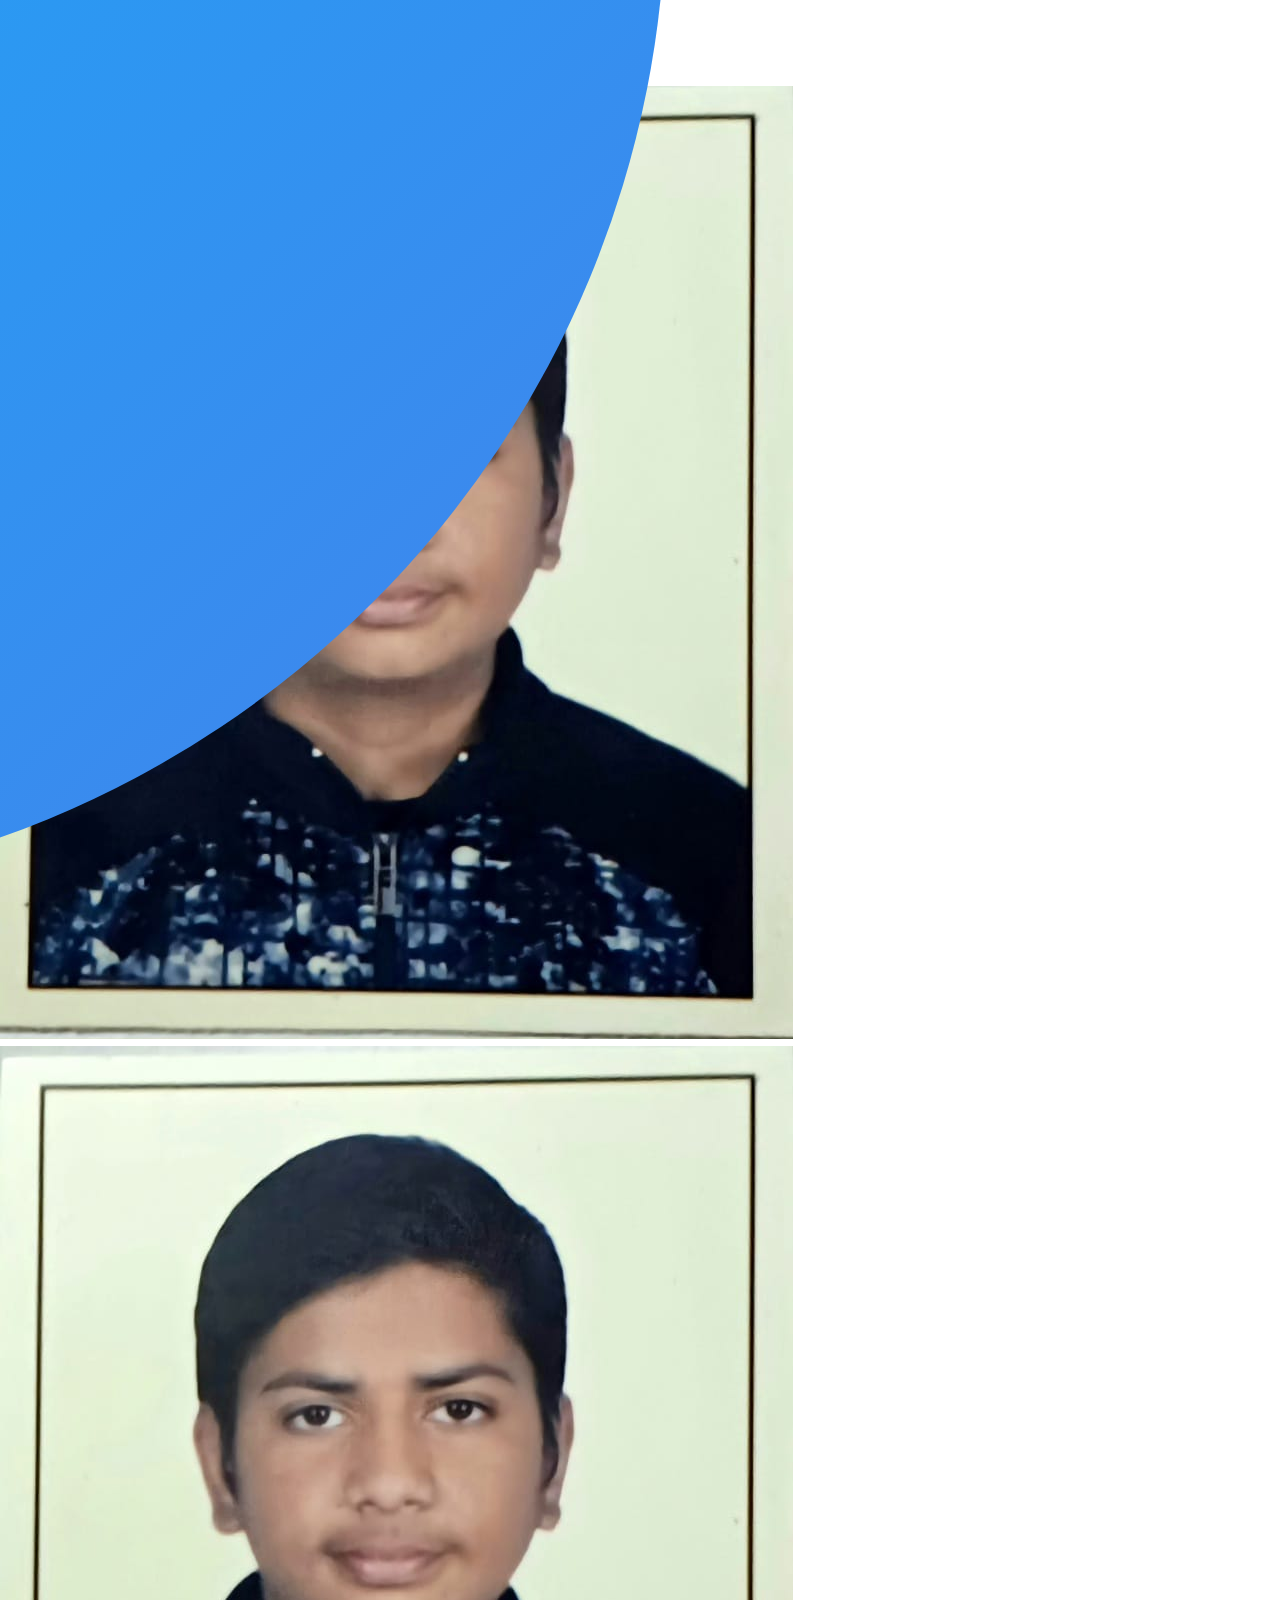
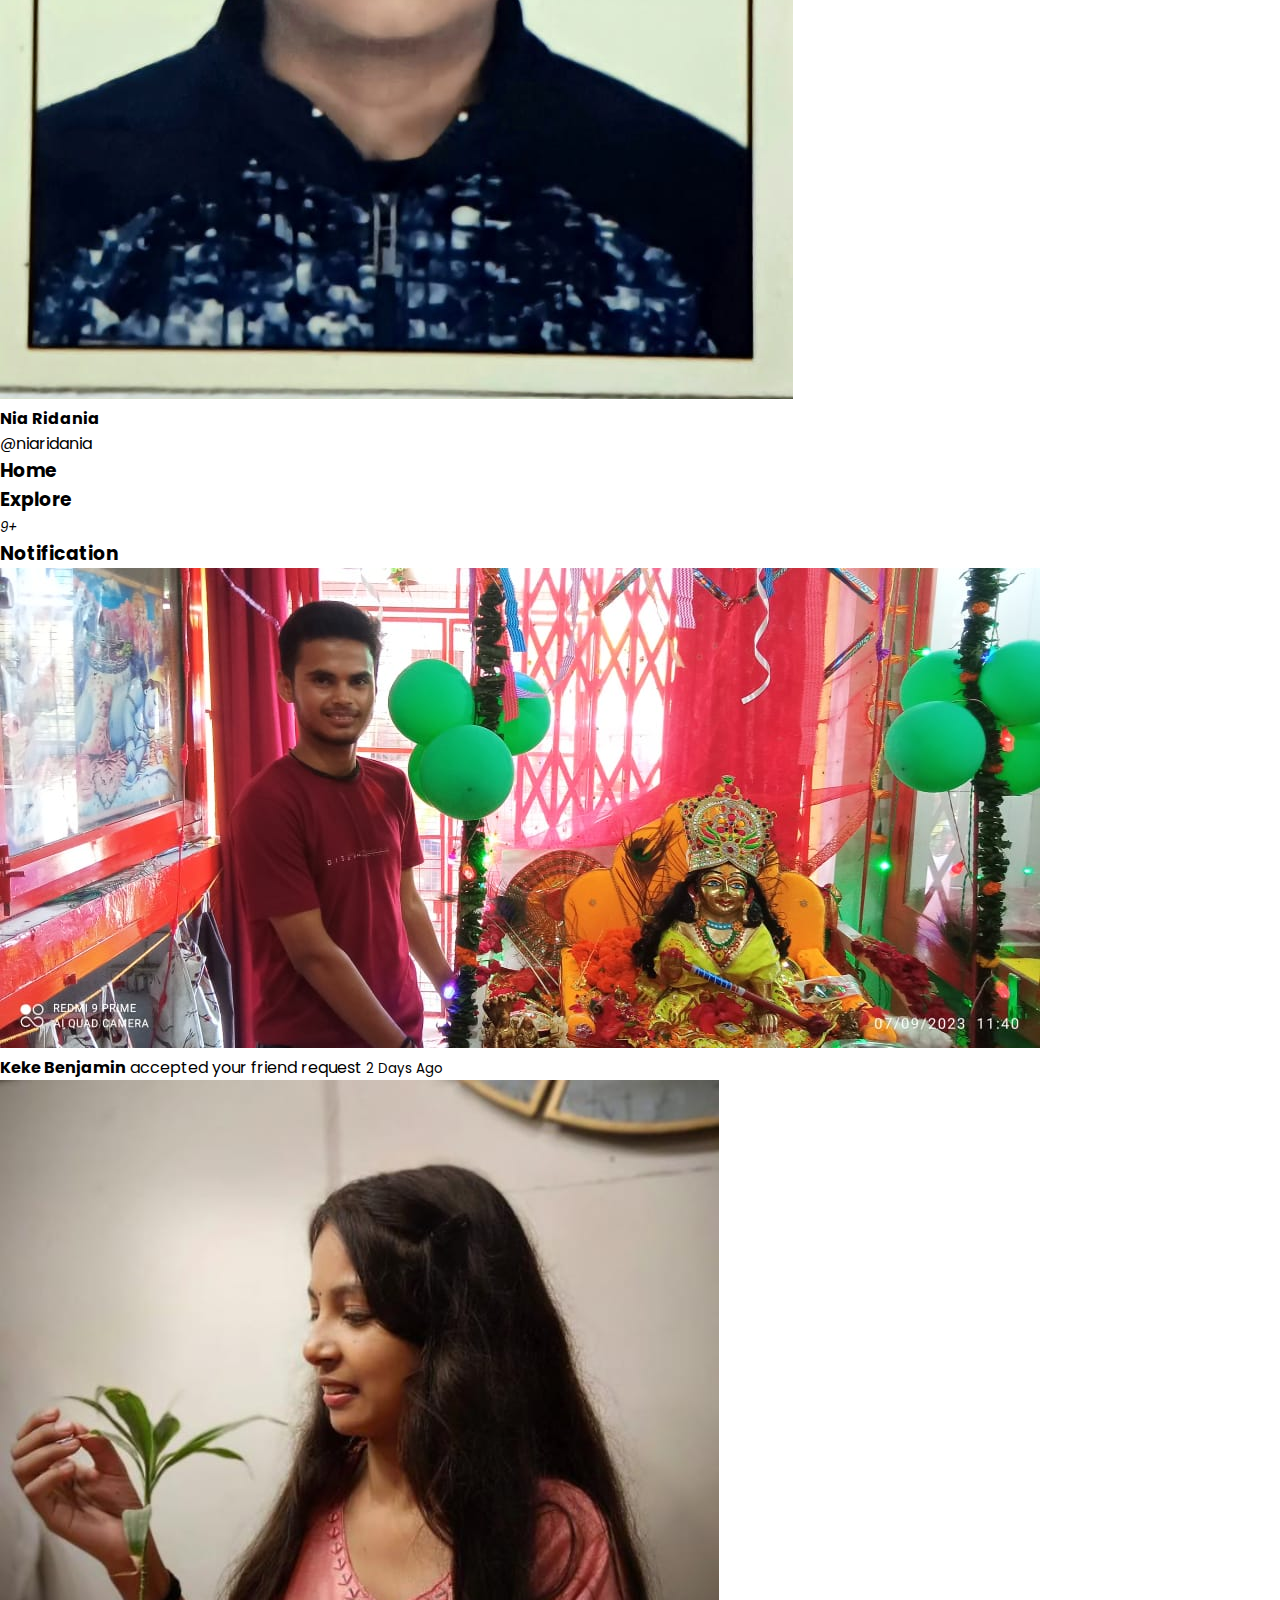
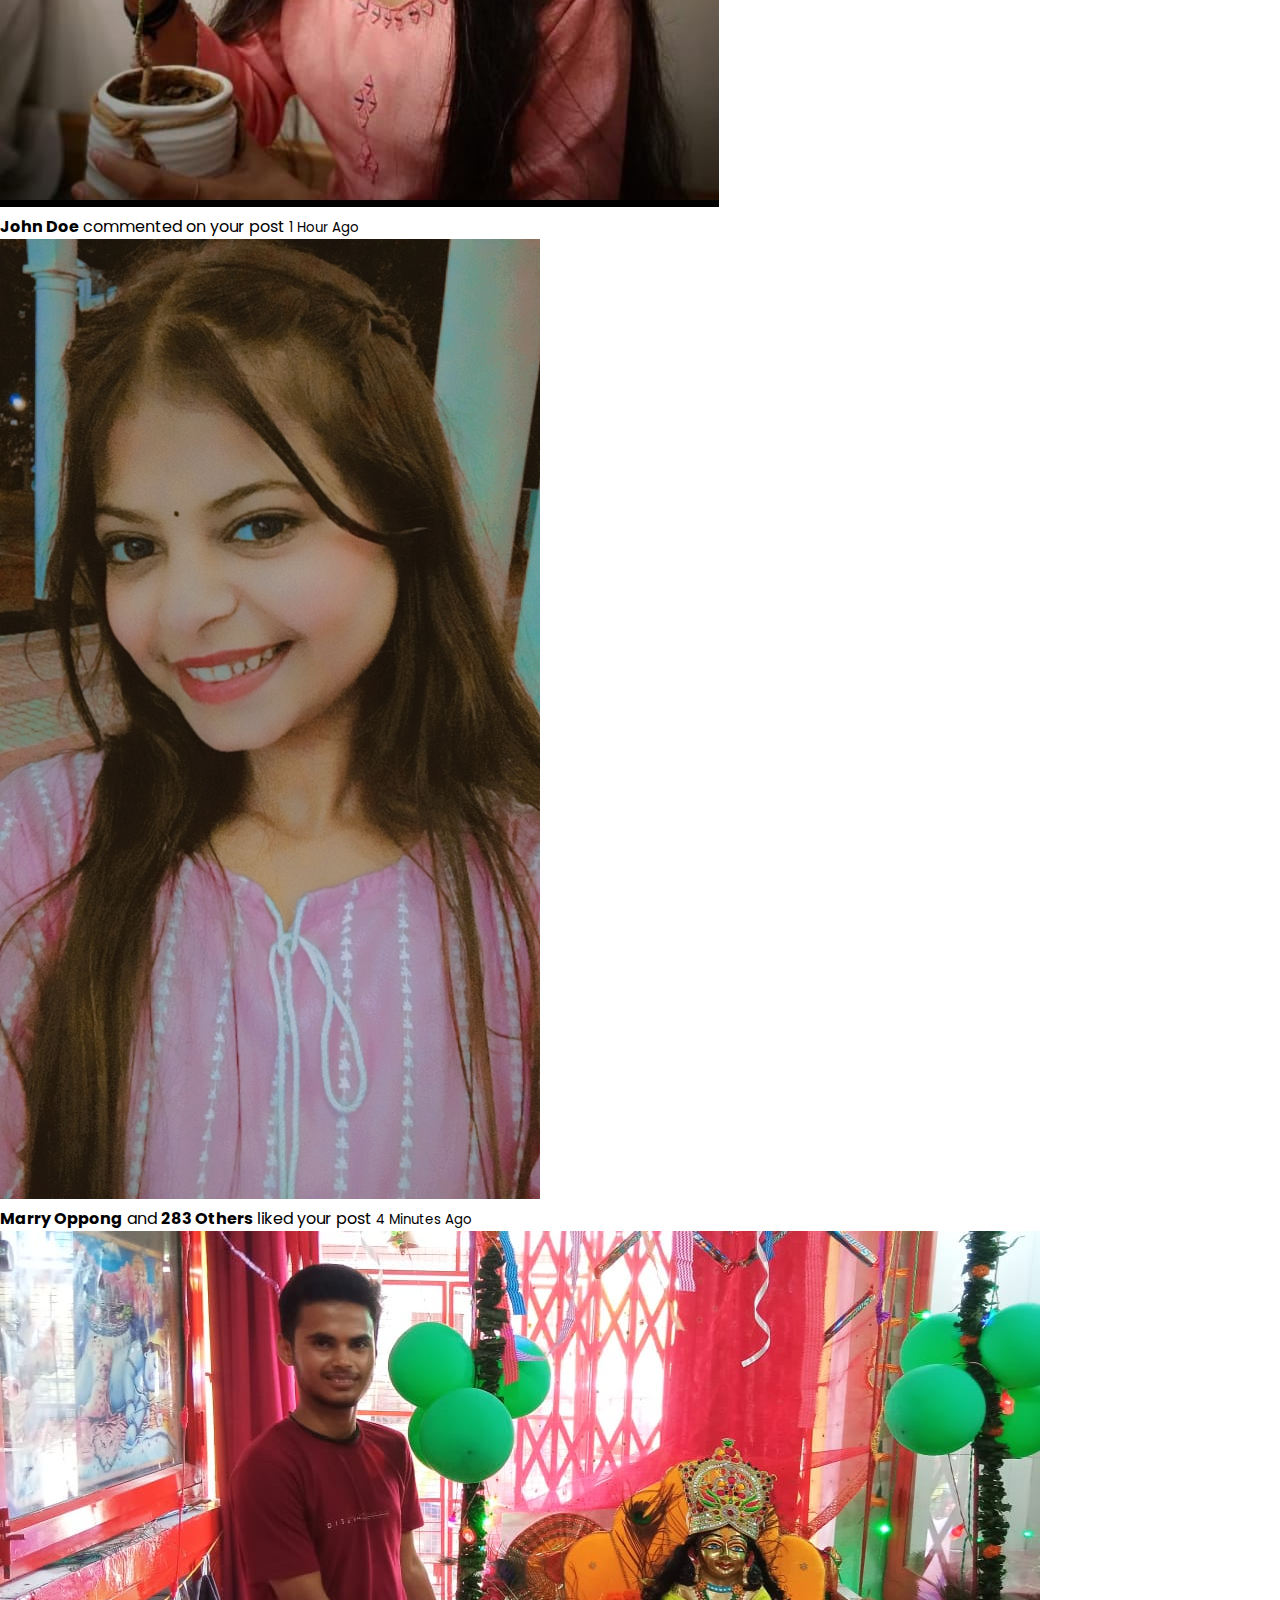
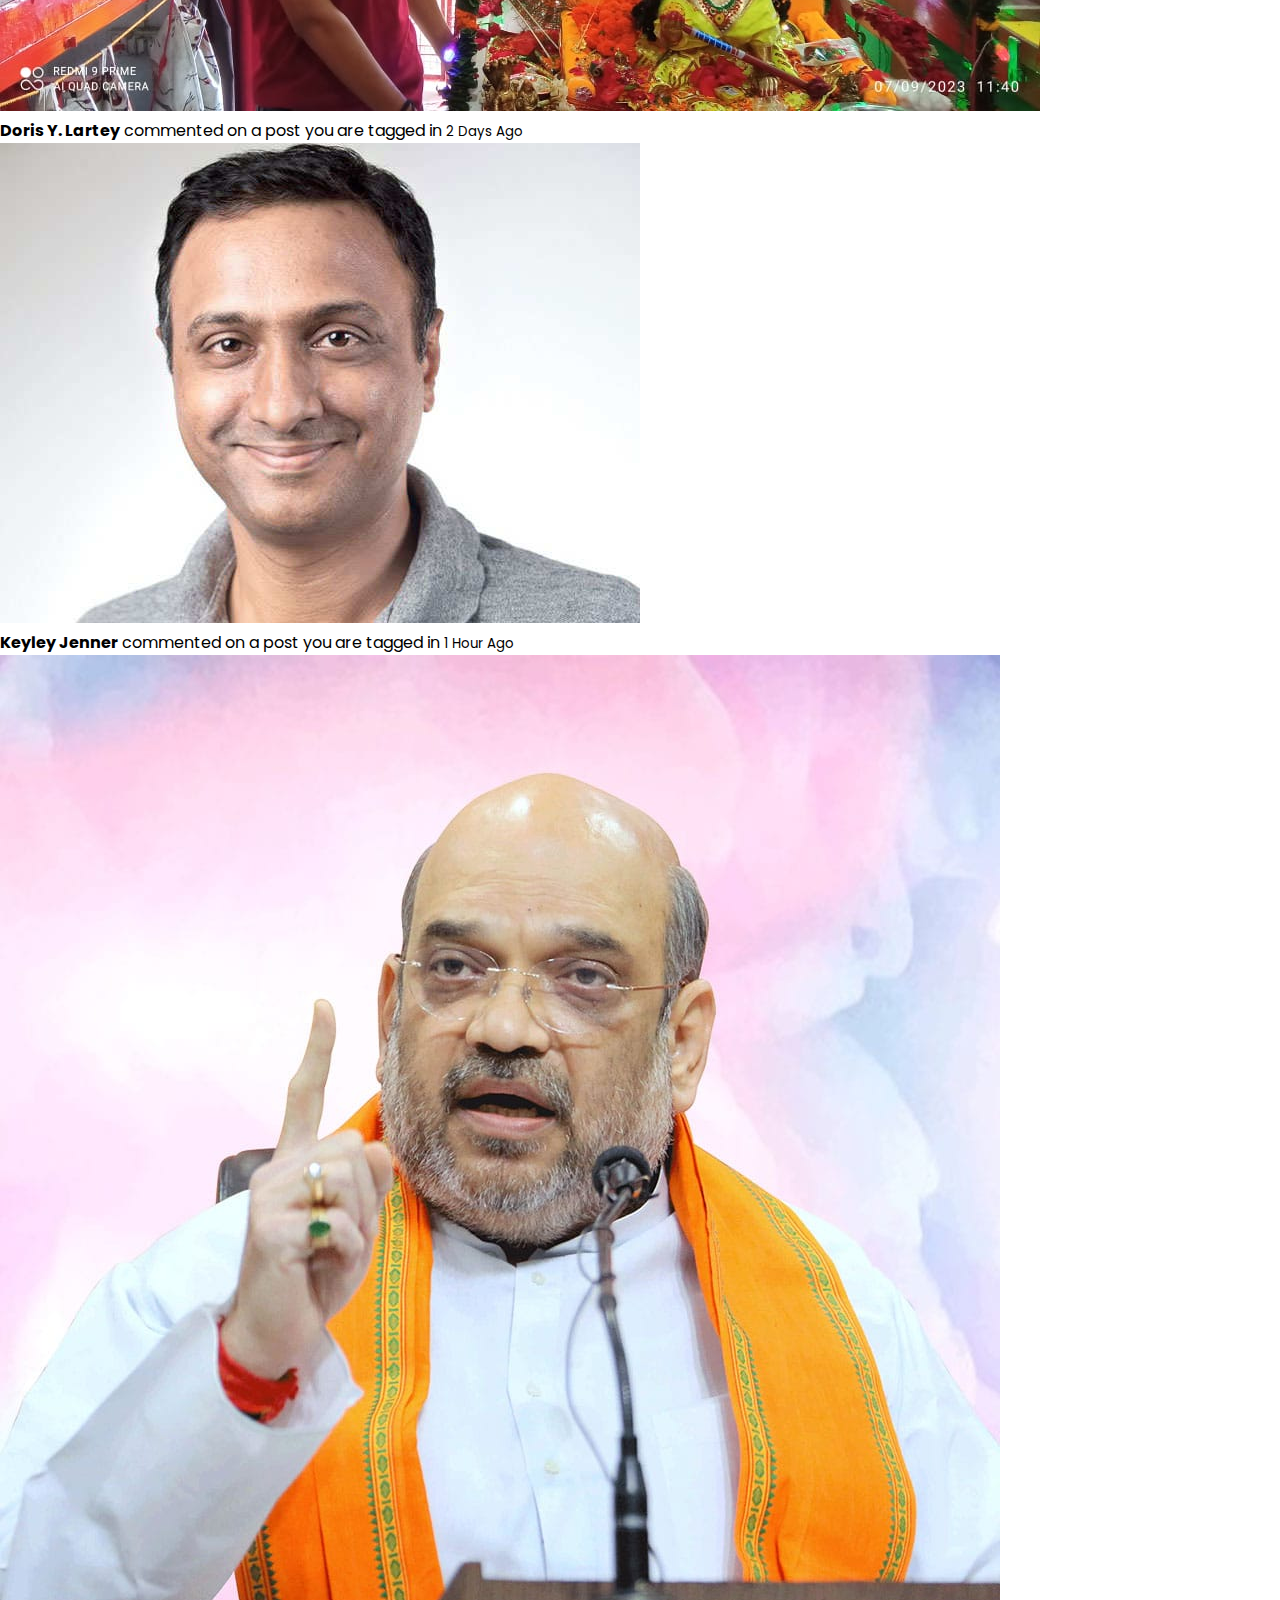
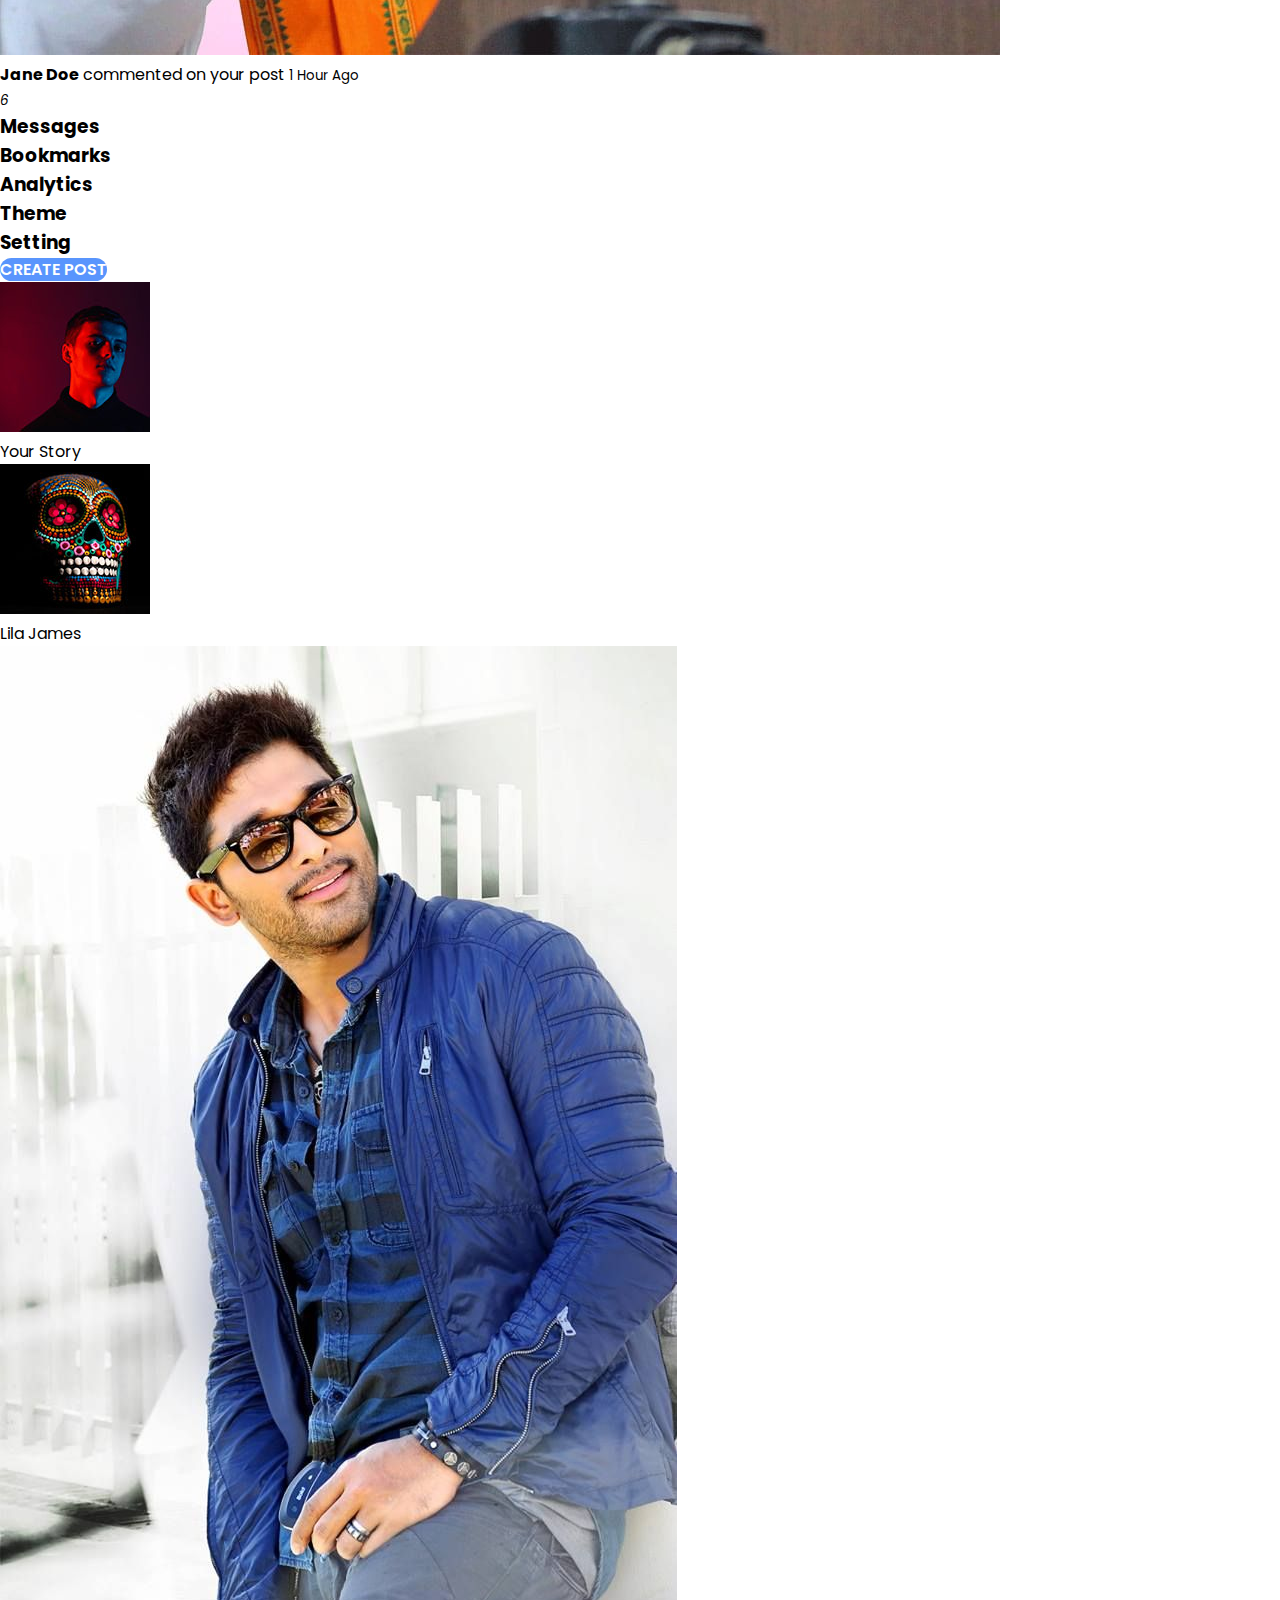
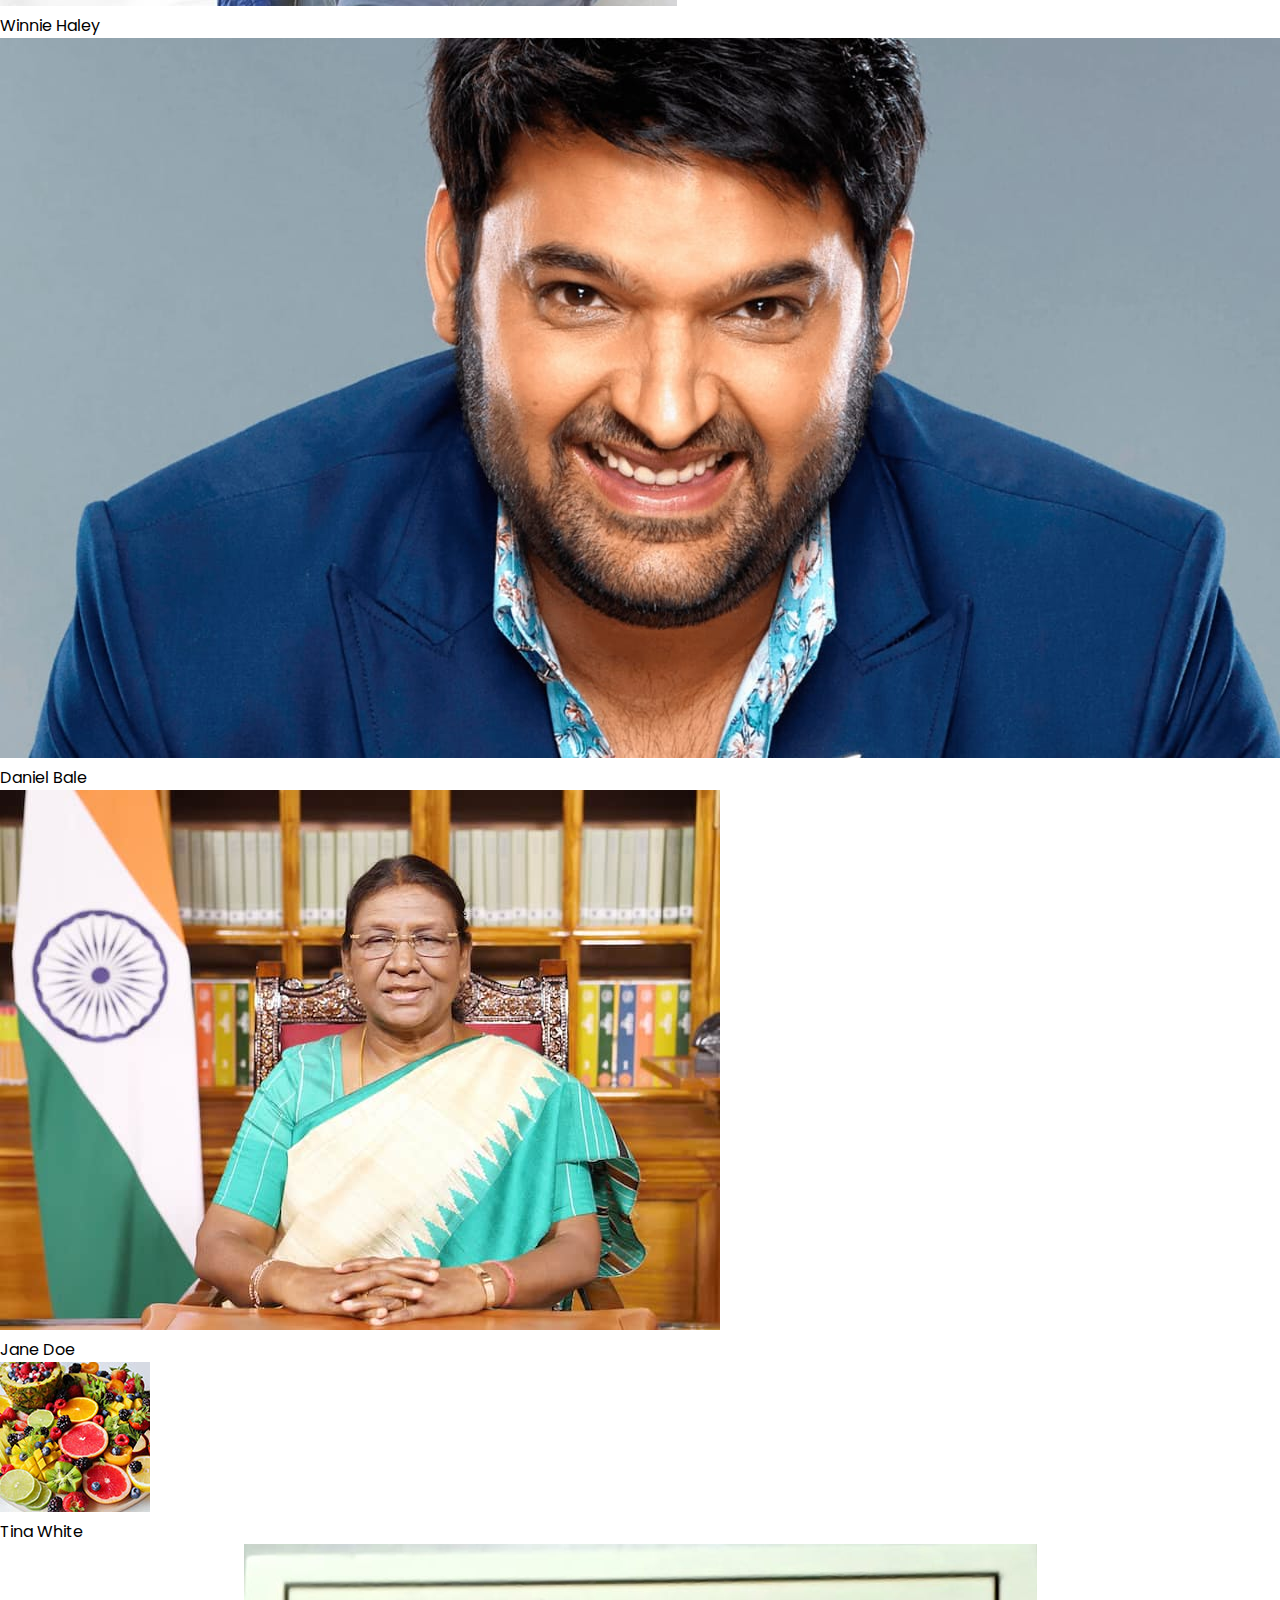
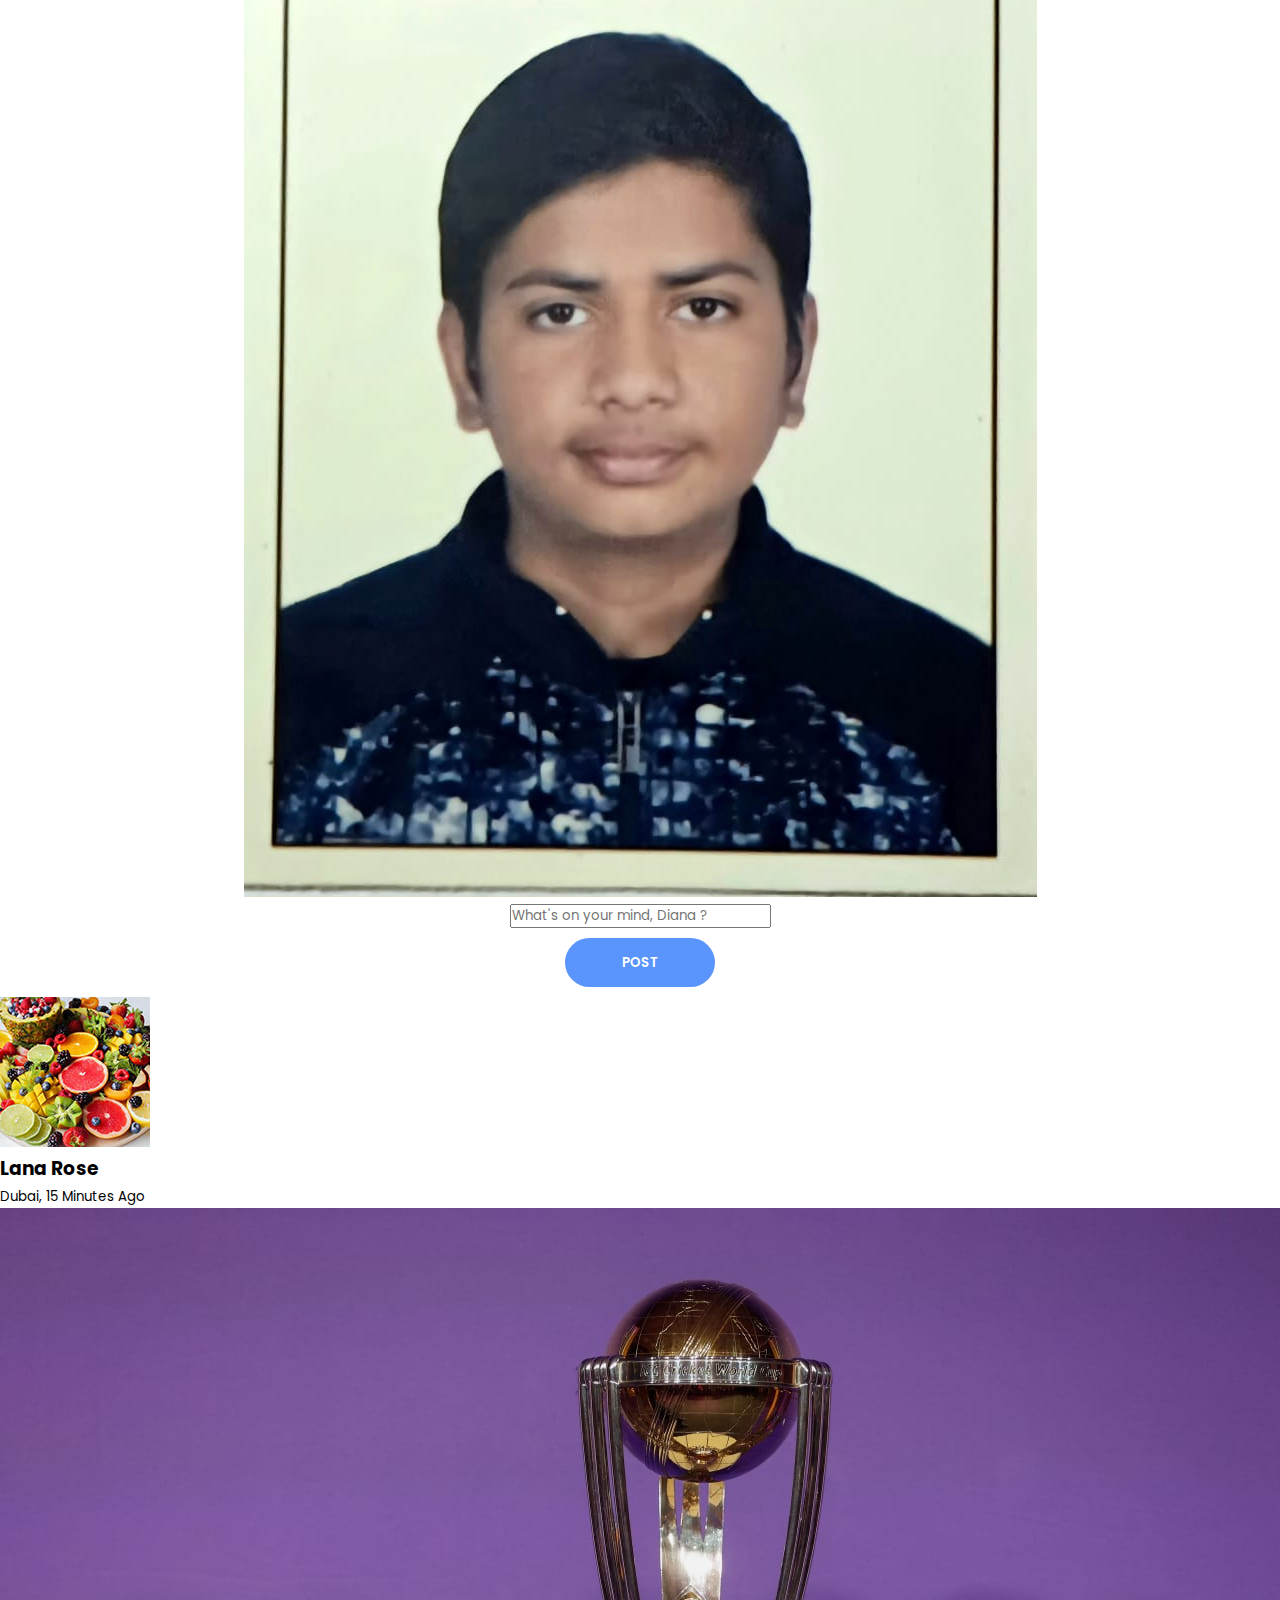
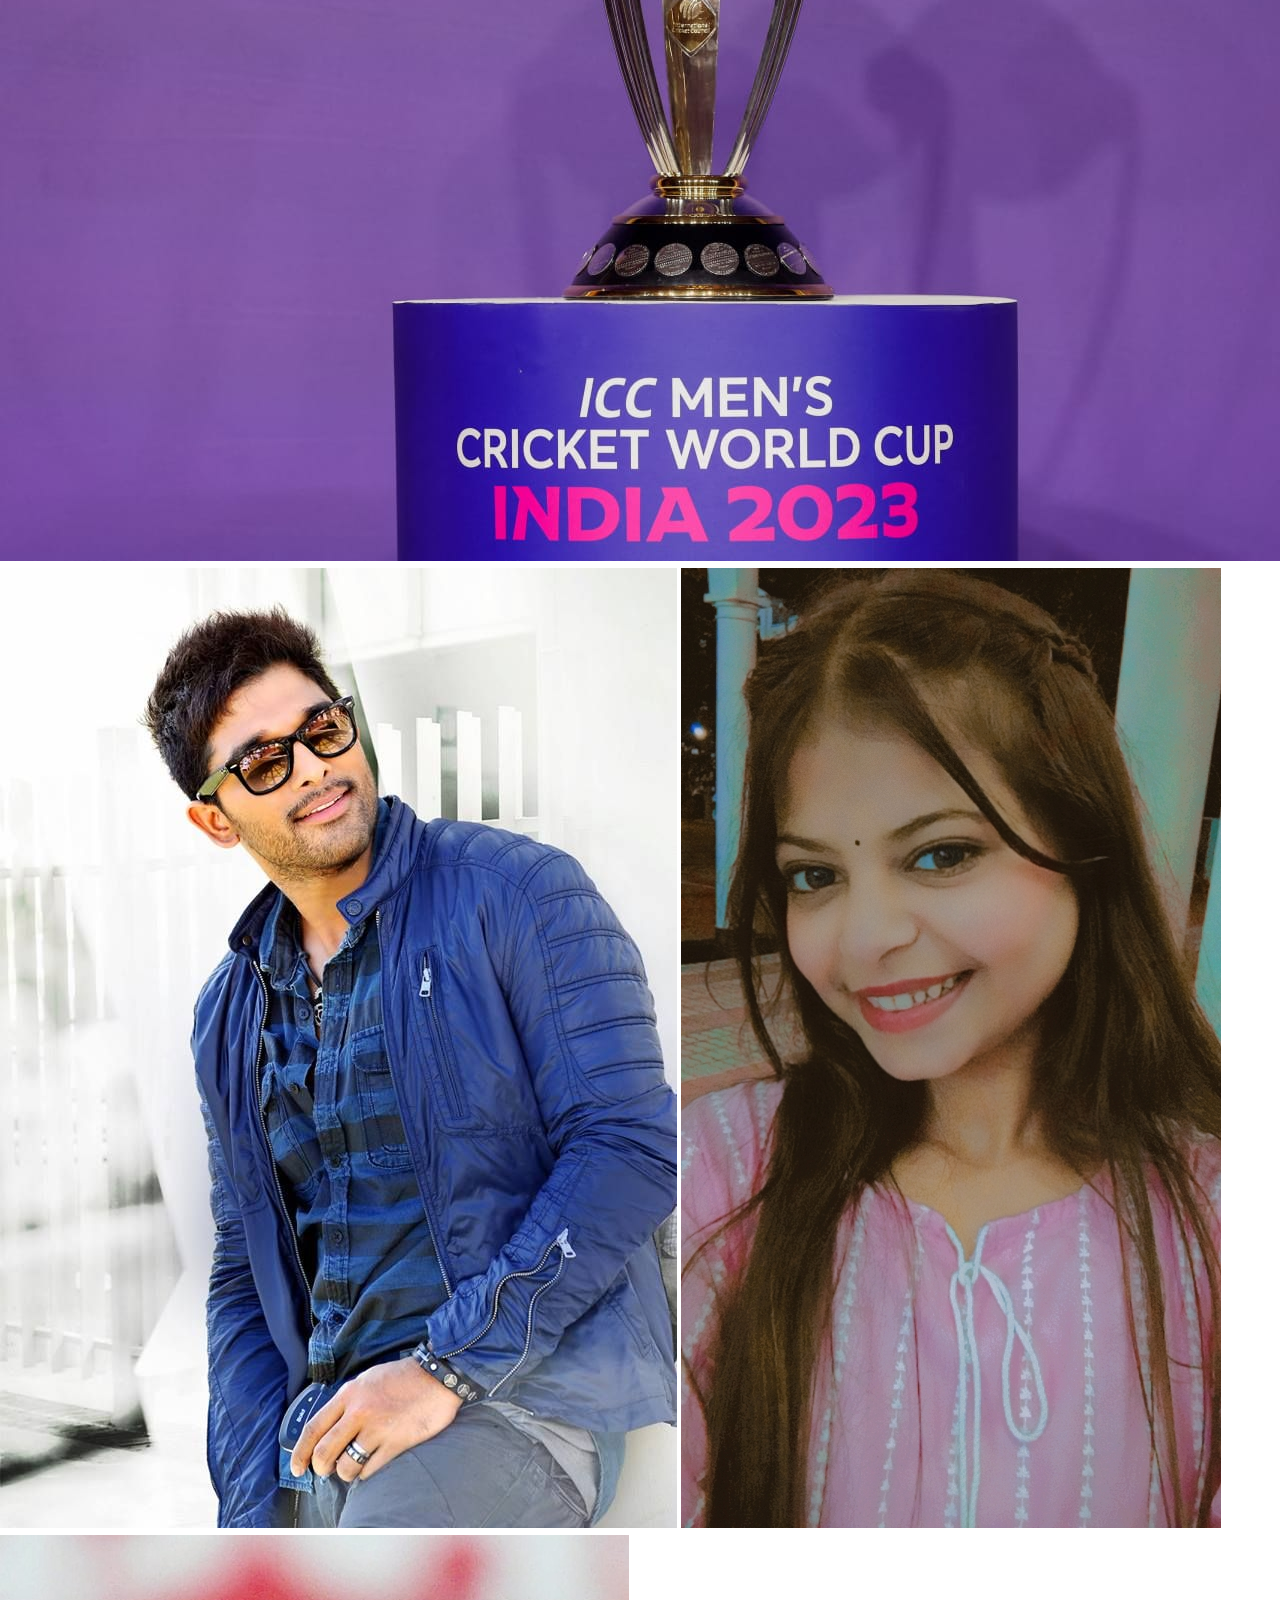
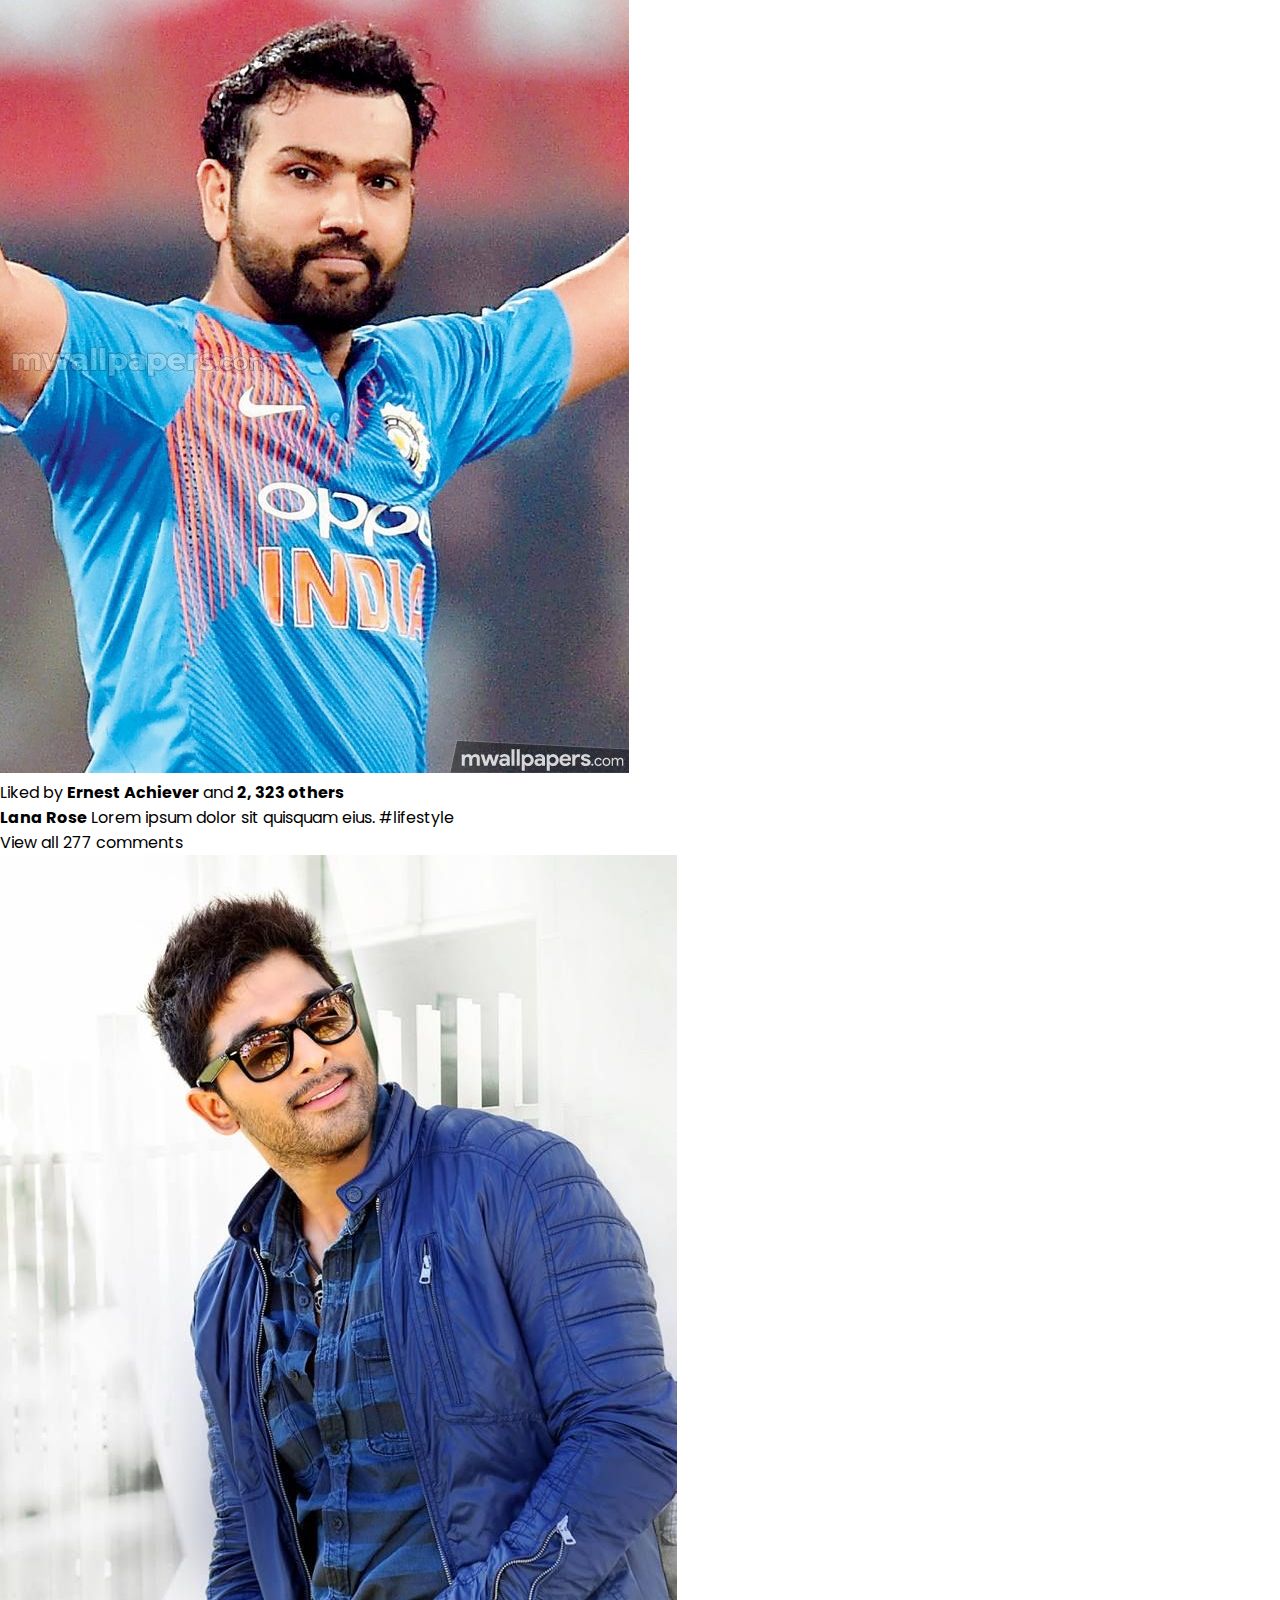
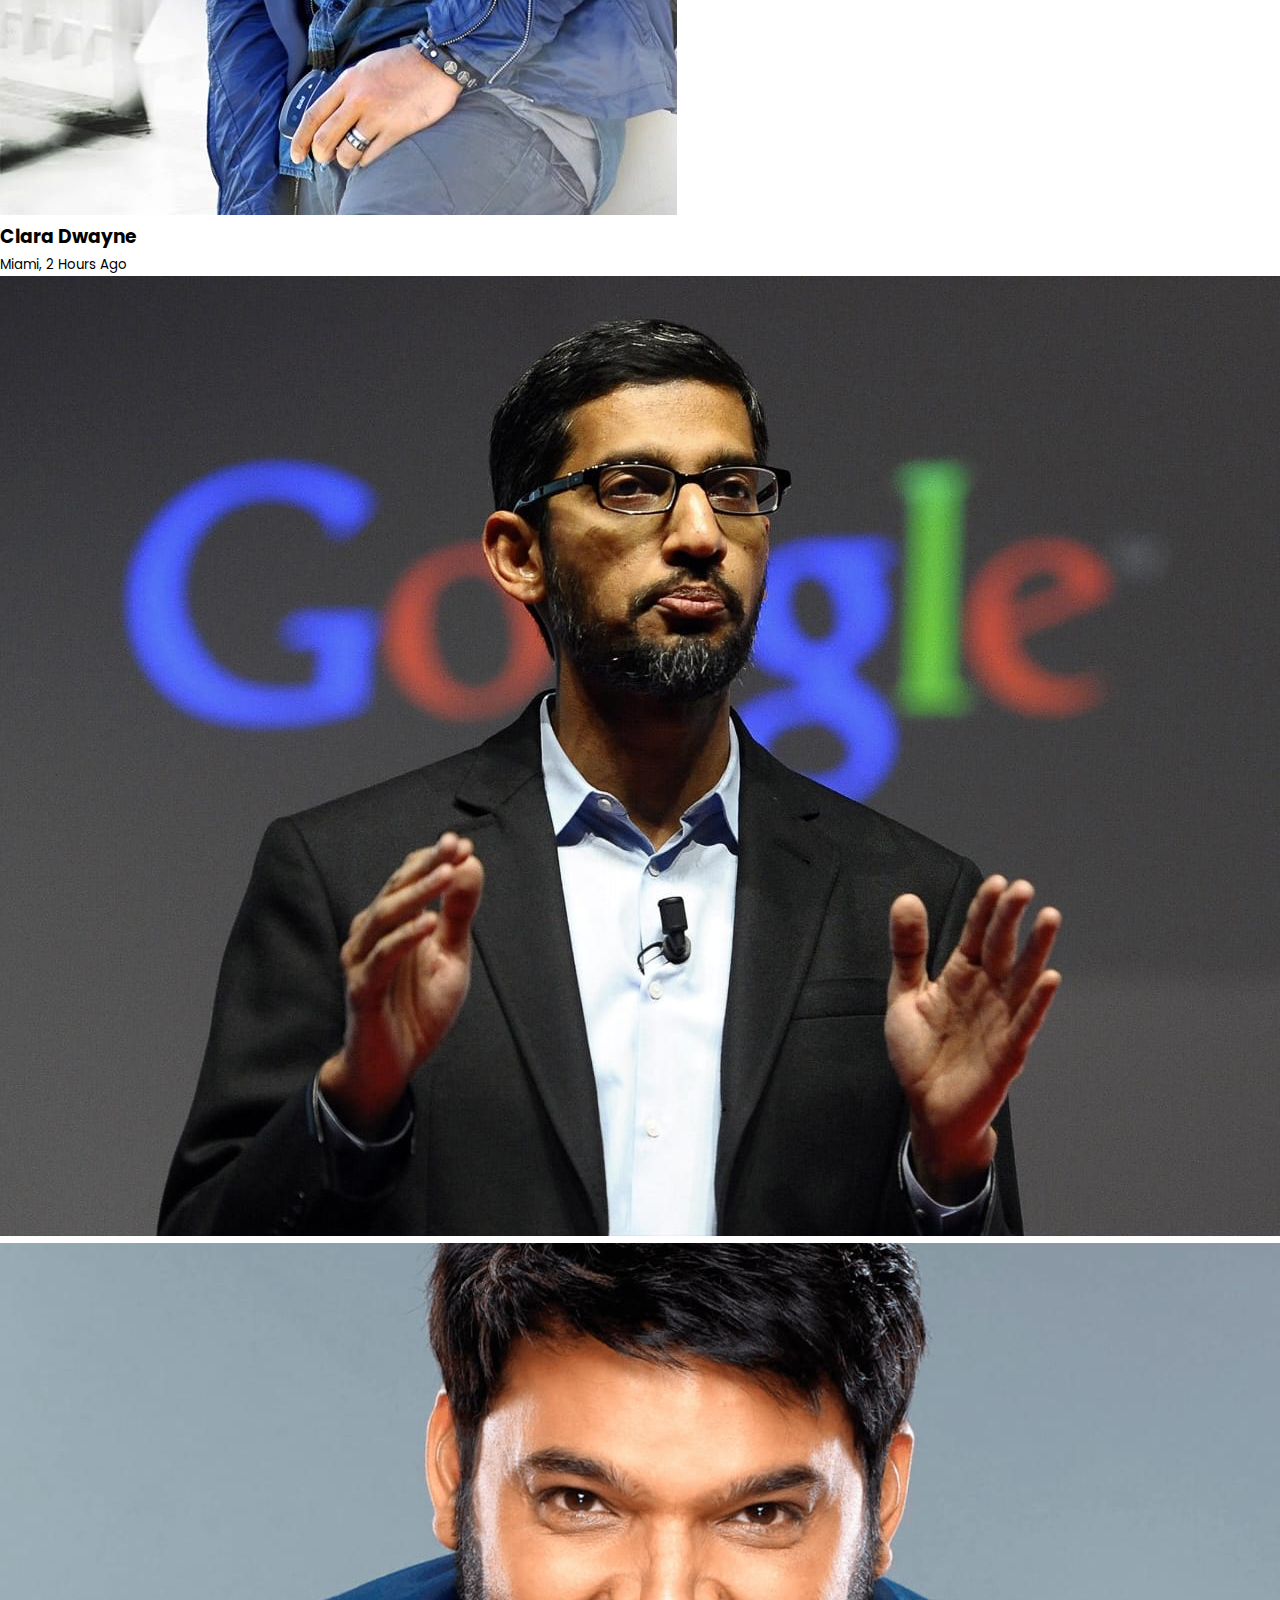
<file: main.html>
<!DOCTYPE html>
<html lang="en">
<head>
    <meta charset="UTF-8">
    <meta http-equiv="X-UA-Compatible" content="IE=edge">
    <meta name="viewport" content="width=device-width, initial-scale=1.0">
    <title>SPARKBOOK - Responsive Social Media Website Using HTML, CSS, & JavaScript</title>
    <!-- IconScout CDN -->
    <link rel="stylesheet" href="https://unicons.iconscout.com/release/v2.1.6/css/unicons.css">
    <!-- Stylesheet -->
    <link rel="stylesheet" href="./style.css">
</head>
<body>
    <nav>
        <div class="container">
            <h2 class="logo">
                SPARKBOOK
            </h2>
            <div class="search-bar">
                <i class="uil uil-search"></i>
                <input type="search" placeholder="Search for creators, inspirations, and projects">
            </div>
            <div class="create">
                <label class="btn btn-primary" for="create-post">Create</label>
                <div class="profile-photo">
                    <img src="./images/profile-1.jpg" alt="">
                </div>
            </div>
        </div>
    </nav>
    

    <!-------------------------------- MAIN ----------------------------------->
    <main>
        <div class="container">
            <!----------------- LEFT -------------------->
            <div class="left">
                <a class="profile">
                    <div class="profile-photo">
                        <img src="./images/profile-1.jpg">
                    </div>
                    <div class="handle">
                        <h4>Nia Ridania</h4>
                        <p class="text-muted">
                            @niaridania
                        </p>
                    </div>
                </a>

                <!----------------- SIDEBAR -------------------->
                <div class="sidebar">
                    <a class="menu-item active">
                        <span><i class="uil uil-home"></i></span>
                        <h3>Home</h3>   
                    </a>
                    <a class="menu-item">
                        <span><i class="uil uil-compass"></i></span>
                        <h3>Explore</h3>
                    </a>
                    <a class="menu-item"  id="notifications">
                        <span><i class="uil uil-bell"><small class="notification-count">9+</small></i></span>
                        <h3>Notification</h3>
                        <!--------------- NOTIFICATION POPUP --------------->
                        <div class="notifications-popup">
                            <div>
                                <div class="profile-photo">
                                    <img src="./images/profile-2.jpg">
                                </div>
                                <div class="notification-body">
                                    <b>Keke Benjamin</b> accepted your friend request
                                    <small class="text-muted">2 Days Ago</small>
                                </div>
                            </div>
                            <div>
                                <div class="profile-photo">
                                    <img src="./images/profile-3.jpg">
                                </div>
                                <div class="notification-body">
                                    <b>John Doe</b> commented on your post
                                    <small class="text-muted">1 Hour Ago</small>
                                </div>
                            </div>
                            <div>
                                <div class="profile-photo">
                                    <img src="./images/profile-4.jpg">
                                </div>
                                <div class="notification-body">
                                    <b>Marry Oppong</b> and <b>283 Others</b> liked your post
                                    <small class="text-muted">4 Minutes Ago</small>
                                </div>
                            </div>
                            <div>
                                <div class="profile-photo">
                                    <img src="./images/profile-5.jpg">
                                </div>
                                <div class="notification-body">
                                    <b>Doris Y. Lartey</b> commented on a post you are tagged in
                                    <small class="text-muted">2 Days Ago</small>
                                </div>
                            </div>
                            <div>
                                <div class="profile-photo">
                                    <img src="./images/profile-6.jpg">
                                </div>
                                <div class="notification-body">
                                    <b>Keyley Jenner</b> commented on a post you are tagged in
                                    <small class="text-muted">1 Hour Ago</small>
                                </div>
                            </div>
                            <div>
                                <div class="profile-photo">
                                    <img src="./images/profile-7.jpg">
                                </div>
                                <div class="notification-body">
                                    <b>Jane Doe</b> commented on your post
                                    <small class="text-muted">1 Hour Ago</small>
                                </div>
                            </div>
                        </div>
                        <!--------------- END NOTIFICATION POPUP --------------->
                    </a>
                    <a class="menu-item" id="messages-notifications">
                        <span><i class="uil uil-envelope-alt"><small class="notification-count">6</small></i></span>
                        <h3>Messages</h3>
                    </a>
                    <a class="menu-item">
                        <span><i class="uil uil-bookmark"></i></span>
                        <h3>Bookmarks</h3>
                    </a>
                    <a class="menu-item">
                        <span><i class="uil uil-chart-line"></i></span>
                        <h3>Analytics</h3>
                    </a>
                    <a class="menu-item" id="theme">
                        <span><i class="uil uil-palette"></i></span>
                        <h3>Theme</h3>
                    </a>
                    <a class="menu-item">
                        <span><i class="uil uil-setting"></i></span>
                        <h3>Setting</h3>
                    </a>
                </div>
                <!----------------- END OF SIDEBAR -------------------->
                <label class="btn btn-primary" for="create-post">Create Post</label>
            </div>

            <!----------------- MIDDLE -------------------->
            <div class="middle">
                 <!----------------- STORIES -------------------->
                <div class="stories">
                    <div class="story">
                        <div class="profile-photo">
                            <img src="./images/profile-8.jpg">
                        </div>
                        <p class="name">Your Story</p>
                    </div>
                    <div class="story">
                        <div class="profile-photo">
                            <img src="./images/profile-9.jpg">
                        </div>
                        <p class="name">Lila James</p>
                    </div>
                    <div class="story">
                        <div class="profile-photo">
                            <img src="./images/profile-10.jpg">
                        </div>
                        <p class="name">Winnie Haley</p>
                    </div>
                    <div class="story">
                        <div class="profile-photo">
                            <img src="./images/profile-11.jpg">
                        </div>
                        <p class="name">Daniel Bale</p>
                    </div>
                    <div class="story">
                        <div class="profile-photo">
                            <img src="./images/profile-12.jpg">
                        </div>
                        <p class="name">Jane Doe</p>
                    </div>
                    <div class="story">
                        <div class="profile-photo">
                            <img src="./images/profile-13.jpg">
                        </div>
                        <p class="name">Tina White</p>
                    </div>
                </div>
                <!----------------- END OF STORIES -------------------->
                <form action="" class="create-post">
                    <div class="profile-photo">
                        <img src="./images/profile-1.jpg">
                    </div>
                    <input type="text" placeholder="What's on your mind, Diana ?" id="create-post">
                    <input type="submit" value="Post" class="btn btn-primary">
                </form>
                <!----------------- FEEDS -------------------->
                <div class="feeds">
                    <!----------------- FEED 1 -------------------->
                    <div class="feed">
                        <div class="head">
                            <div class="user">
                                <div class="profile-photo">
                                    <img src="./images/profile-13.jpg">
                                </div>
                                <div class="info">
                                    <h3>Lana Rose</h3>
                                    <small>Dubai, 15 Minutes Ago</small>
                                </div>
                            </div>
                            <span class="edit">
                                <i class="uil uil-ellipsis-h"></i>
                            </span>
                        </div>

                        <div class="photo">
                            <img src="./images/feed-1.jpg">
                        </div>

                        <div class="action-buttons">
                            <div class="interaction-buttons">
                                <span><i class="uil uil-heart"></i></span>
                                <span><i class="uil uil-comment-dots"></i></span>
                                <span><i class="uil uil-share-alt"></i></span>
                            </div>
                            <div class="bookmark">
                                <span><i class="uil uil-bookmark-full"></i></span>
                            </div>
                        </div>

                        <div class="liked-by">
                            <span><img src="./images/profile-10.jpg"></span>
                            <span><img src="./images/profile-4.jpg"></span>
                            <span><img src="./images/profile-15.jpg"></span>
                            <p>Liked by <b>Ernest Achiever</b> and <b>2, 323 others</b></p>
                        </div>

                        <div class="caption">
                            <p><b>Lana Rose</b> Lorem ipsum dolor sit quisquam eius. 
                            <span class="harsh-tag">#lifestyle</span></p>
                        </div>

                        <div class="comments text-muted">
                            View all 277 comments
                        </div>
                    </div>
                    <!----------------- END OF FEED 1 -------------------->

                    <!----------------- FEED 2 -------------------->
                    <div class="feed">
                        <div class="head">
                            <div class="user">
                                <div class="profile-photo">
                                    <img src="./images/profile-10.jpg">
                                </div>
                                <div class="info">
                                    <h3>Clara Dwayne</h3>
                                    <small>Miami, 2 Hours Ago</small>
                                </div>
                            </div>
                            <span class="edit">
                                <i class="uil uil-ellipsis-h"></i>
                            </span>
                        </div>

                        <div class="photo">
                            <img src="./images/feed-3.jpg">
                        </div>

                        <div class="action-buttons">
                            <div class="interaction-buttons">
                                <span><i class="uil uil-heart"></i></span>
                                <span><i class="uil uil-comment-dots"></i></span>
                                <span><i class="uil uil-share-alt"></i></span>
                            </div>
                            <div class="bookmark">
                                <span><i class="uil uil-bookmark-full"></i></span>
                            </div>
                        </div>

                        <div class="liked-by">
                            <span><img src="./images/profile-11.jpg"></span>
                            <span><img src="./images/profile-5.jpg"></span>
                            <span><img src="./images/profile-16.jpg"></span>
                            <p>Liked by <b>Diana Rose</b> and <b>2, 323 others</b></p>
                        </div>

                        <div class="caption">
                            <p><b>Clara Dwayne</b> Lorem ipsum dolor sit amet consectetur adipisicing elit. Veniam, fugiat? Ipsam voluptatibus beatae facere eos harum voluptas distinctio, officia, facilis sed quisquam esse, assumenda minima ut. Excepturi sit quis reiciendis! 
                            <span class="harsh-tag">#lifestyle</span></p>
                        </div>

                        <div class="comments text-muted">
                            View all 100 comments
                        </div>
                    </div>
                    <!----------------- END OF FEED 2 -------------------->

                    <!----------------- FEED 3 -------------------->
                    <div class="feed">
                        <div class="head">
                            <div class="user">
                                <div class="profile-photo">
                                    <img src="./images/profile-4.jpg">
                                </div>
                                <div class="info">
                                    <h3>Rosalinda Clark</h3>
                                    <small>New York, 50 Minutes Ago</small>
                                </div>
                            </div>
                            <span class="edit">
                                <i class="uil uil-ellipsis-h"></i>
                            </span>
                        </div>

                        <div class="photo">
                            <img src="./images/feed-4.jpg">
                        </div>

                        <div class="action-buttons">
                            <div class="interaction-buttons">
                                <span><i class="uil uil-heart"></i></span>
                                <span><i class="uil uil-comment-dots"></i></span>
                                <span><i class="uil uil-share-alt"></i></span>
                            </div>
                            <div class="bookmark">
                                <span><i class="uil uil-bookmark-full"></i></span>
                            </div>
                        </div>

                        <div class="liked-by">
                            <span><img src="./images/profile-12.jpg"></span>
                            <span><img src="./images/profile-13.jpg"></span>
                            <span><img src="./images/profile-14.jpg"></span>
                            <p>Liked by <b>Clara Dwayne</b> and <b>2, 323 others</b></p>
                        </div>

                        <div class="caption">
                            <p><b>Rosalinda Clark</b> Lorem ipsum dolor sit, amet consectetur adipisicing elit. Quo ullam, quam voluptatibus natus ex corporis ea atque quisquam, necessitatibus, cumque eligendi aliquam nulla soluta hic. Obcaecati, tempore dignissimos! Esse cupiditate laborum ullam, quae necessitatibus, officiis, quaerat aspernatur illo voluptatum repellat perferendis voluptatem similique. Assumenda nostrum, eius sit laborum nesciunt deserunt!
                            <span class="harsh-tag">#lifestyle</span></p>
                        </div>

                        <div class="comments text-muted">
                            View all 50 comments
                        </div>
                    </div>
                    <!----------------- END OF FEED 3 -------------------->

                    <!----------------- FEED 4 -------------------->
                    <div class="feed">
                        <div class="head">
                            <div class="user">
                                <div class="profile-photo">
                                    <img src="./images/profile-5.jpg">
                                </div>
                                <div class="info">
                                    <h3>Alexandria Riana</h3>
                                    <small>Dubai, 1 Hour Ago</small>
                                </div>
                            </div>
                            <span class="edit">
                                <i class="uil uil-ellipsis-h"></i>
                            </span>
                        </div>

                        <div class="photo">
                            <img src="./images/feed-5.jpg">
                        </div>

                        <div class="action-buttons">
                            <div class="interaction-buttons">
                                <span><i class="uil uil-heart"></i></span>
                                <span><i class="uil uil-comment-dots"></i></span>
                                <span><i class="uil uil-share-alt"></i></span>
                            </div>
                            <div class="bookmark">
                                <span><i class="uil uil-bookmark-full"></i></span>
                            </div>
                        </div>

                        <div class="liked-by">
                            <span><img src="./images/profile-10.jpg"></span>
                            <span><img src="./images/profile-4.jpg"></span>
                            <span><img src="./images/profile-15.jpg"></span>
                            <p>Liked by <b>Lana Rose</b> and <b>5, 323 others</b></p>
                        </div>

                        <div class="caption">
                            <p><b>Alexandria Riana</b> Lorem ipsum dolor sit amet consectetur adipisicing elit. Modi architecto sunt itaque, in, enim non doloremque velit unde nihil vitae impedit dolorum, distinctio ab deleniti! 
                            <span class="harsh-tag">#lifestyle</span></p>
                        </div>

                        <div class="comments text-muted">
                            View all 540 comments
                        </div>
                    </div>
                    <!----------------- END OF FEED 4 -------------------->

                    <!----------------- FEED 5 -------------------->
                    <div class="feed">
                        <div class="head">
                            <div class="user">
                                <div class="profile-photo">
                                    <img src="./images/profile-7.jpg">
                                </div>
                                <div class="info">
                                    <h3>Keylie Hadid</h3>
                                    <small>Dubai, 3 Hours Ago</small>
                                </div>
                            </div>
                            <span class="edit">
                                <i class="uil uil-ellipsis-h"></i>
                            </span>
                        </div>

                        <div class="photo">
                            <img src="./images/feed-7.jpg">
                        </div>

                        <div class="action-buttons">
                            <div class="interaction-buttons">
                                <span><i class="uil uil-heart"></i></span>
                                <span><i class="uil uil-comment-dots"></i></span>
                                <span><i class="uil uil-share-alt"></i></span>
                            </div>
                            <div class="bookmark">
                                <span><i class="uil uil-bookmark-full"></i></span>
                            </div>
                        </div>

                        <div class="liked-by">
                            <span><img src="./images/profile-10.jpg"></span>
                            <span><img src="./images/profile-4.jpg"></span>
                            <span><img src="./images/profile-15.jpg"></span>
                            <p>Liked by <b>Riana Rose</b> and <b>1, 226 others</b></p>
                        </div>

                        <div class="caption">
                            <p><b>Keylie Hadid</b> Lorem ipsum dolor, sit amet consectetur adipisicing elit. Autem obcaecati nisi veritatis quisquam eius accusantium rem quo repellat facilis neque.
                            <span class="harsh-tag">#lifestyle</span></p>
                        </div>

                        <div class="comments text-muted">
                            View all 199 comments
                        </div>
                    </div>
                    <!----------------- END OF FEED 5 -------------------->

                    <!----------------- FEED 6 -------------------->
                    <div class="feed">
                        <div class="head">
                            <div class="user">
                                <div class="profile-photo">
                                    <img src="./images/profile-15.jpg">
                                </div>
                                <div class="info">
                                    <h3>Benjamin Dwayne</h3>
                                    <small>New York, 5 Hours Ago</small>
                                </div>
                            </div>
                            <span class="edit">
                                <i class="uil uil-ellipsis-h"></i>
                            </span>
                        </div>

                        <div class="photo">
                            <img src="./images/feed-2.jpg">
                        </div>

                        <div class="action-buttons">
                            <div class="interaction-buttons">
                                <span><i class="uil uil-heart"></i></span>
                                <span><i class="uil uil-comment-dots"></i></span>
                                <span><i class="uil uil-share-alt"></i></span>
                            </div>
                            <div class="bookmark">
                                <span><i class="uil uil-bookmark-full"></i></span>
                            </div>
                        </div>

                        <div class="liked-by">
                            <span><img src="./images/profile-10.jpg"></span>
                            <span><img src="./images/profile-4.jpg"></span>
                            <span><img src="./images/profile-15.jpg"></span>
                            <p>Liked by <b>Ernest Achiever</b> and <b>2, 323 others</b></p>
                        </div>

                        <div class="caption">
                            <p><b>Benjamin Dwayne</b> Lorem, ipsum dolor sit amet consectetur adipisicing elit. Nostrum, consequuntur!
                            <span class="harsh-tag">#lifestyle</span></p>
                        </div>

                        <div class="comments text-muted">
                            View all 277 comments
                        </div>
                    </div>
                    <!----------------- END OF FEED 6 -------------------->

                    <!----------------- FEED 7 -------------------->
                    <div class="feed">
                        <div class="head">
                            <div class="user">
                                <div class="profile-photo">
                                    <img src="./images/profile-3.jpg">
                                </div>
                                <div class="info">
                                    <h3>Indiana Ellison</h3>
                                    <small>Qatar, 8 Hours Ago</small>
                                </div>
                            </div>
                            <span class="edit">
                                <i class="uil uil-ellipsis-h"></i>
                            </span>
                        </div>

                        <div class="photo">
                            <img src="./images/feed-6.jpg">
                        </div>

                        <div class="action-buttons">
                            <div class="interaction-buttons">
                                <span><i class="uil uil-heart"></i></span>
                                <span><i class="uil uil-comment-dots"></i></span>
                                <span><i class="uil uil-share-alt"></i></span>
                            </div>
                            <div class="bookmark">
                                <span><i class="uil uil-bookmark-full"></i></span>
                            </div>
                        </div>

                        <div class="liked-by">
                            <span><img src="./images/profile-10.jpg"></span>
                            <span><img src="./images/profile-4.jpg"></span>
                            <span><img src="./images/profile-15.jpg"></span>
                            <p>Liked by <b>Benjamin Dwayne</b> and <b>2, 323 others</b></p>
                        </div>

                        <div class="caption">
                            <p><b>Indiana Ellison</b> Lorem ipsum, dolor sit amet consectetur adipisicing elit. Consequuntur itaque quasi autem pariatur ducimus eligendi, qui odio molestias at molestiae. 
                            <span class="harsh-tag">#lifestyle</span></p>
                        </div>

                        <div class="comments text-muted">
                            View all 277 comments
                        </div>
                    </div>
                    <!----------------- END OF FEED 7 -------------------->
                </div>
                <!----------------- END OF FEEDS -------------------->
            </div>
             <!----------------- END OF MIDDLE -------------------->

            <!----------------- RIGHT -------------------->
            <div class="right">
                <!------- MESSAGES ------->
                <div class="messages">
                    <div class="heading">
                        <h4>Messages</h4>
                        <i class="uil uil-edit"></i>
                    </div>
                    <!------- SEARCH BAR ------->
                    <div class="search-bar">
                        <i class="uil uil-search"></i>
                        <input type="search" placeholder="Search messages" id="message-search">
                    </div>
                    <!------- MESSAGES CATEGORY ------->
                    <div class="category">
                        <h6 class="active">Primary</h6>
                        <h6>General</h6>
                        <h6 class="message-requests">Requests (7)</h6>
                    </div>
                    <!------- MESSAGES ------->
                    <div class="message">
                        <div class="profile-photo">
                            <img src="./images/profile-17.jpg">
                        </div>
                        <div class="message-body">
                            <h5>Edem Quist</h5>
                            <p class="text-muted">Just woke up bruh</p>
                        </div>
                    </div>
                    <!------- MESSAGES ------->
                    <div class="message">
                        <div class="profile-photo">
                            <img src="./images/profile-6.jpg">
                        </div>
                        <div class="message-body">
                            <h5>Daniella Jackson</h5>
                            <p class="text-bold">2 new messages</p>
                        </div>
                    </div>
                    <!------- MESSAGES ------->
                    <div class="message">
                        <div class="profile-photo">
                            <img src="./images/profile-8.jpg">
                            <div class="active"></div>
                        </div>
                        <div class="message-body">
                            <h5>Chantel Msiza</h5>
                            <p class="text-muted">lol u right</p>
                        </div>
                    </div>
                    <!------- MESSAGES ------->
                    <div class="message">
                        <div class="profile-photo">
                            <img src="./images/profile-10.jpg">
                        </div>
                        <div class="message-body">
                            <h5>Juliet Makarey</h5>
                            <p class="text-muted">Birtday Tomorrow</p>
                        </div>
                    </div>
                    <!------- MESSAGES ------->
                    <div class="message">
                        <div class="profile-photo">
                            <img src="./images/profile-3.jpg">
                            <div class="active"></div>
                        </div>
                        <div class="message-body">
                            <h5>Keylie Hadid</h5>
                            <p class="text-bold">5 new messages</p>
                        </div>
                    </div>
                    <!------- MESSAGES ------->
                    <div class="message">
                        <div class="profile-photo">
                            <img src="./images/profile-15.jpg">
                        </div>
                        <div class="message-body">
                            <h5>Benjamin Dwayne</h5>
                            <p class="text-muted">haha got that!</p>
                        </div>
                    </div>
                </div>
                <!------- END OF MESSAGES ------->

                <!------- FRIEND REQUEST ------->
                <div class="friend-requests">
                    <h4>Requests</h4>
                    <div class="request">
                        <div class="info">
                            <div class="profile-photo">
                                <img src="./images/profile-20.jpg">
                            </div>
                            <div>
                                <h5>Hajia Bintu</h5>
                                <p class="text-muted">8 mutual friends</p>
                            </div>
                        </div>
                        <div class="action">
                            <button class="btn btn-primary">
                                Accept
                            </button>
                            <button class="btn">
                                Decline
                            </button>
                        </div>
                    </div>
                    <div class="request">
                        <div class="info">
                            <div class="profile-photo">
                                <img src="./images/profile-18.jpg">
                            </div>
                            <div>
                                <h5>Edelson Mandela</h5>
                                <p class="text-muted">2 mutual friends</p>
                            </div>
                        </div>
                        <div class="action">
                            <button class="btn btn-primary">
                                Accept
                            </button>
                            <button class="btn">
                                Decline
                            </button>
                        </div>
                    </div>
                    <div class="request">
                        <div class="info">
                            <div class="profile-photo">
                                <img src="./images/profile-17.jpg">
                            </div>
                            <div>
                                <h5>Megan Baldwin</h5>
                                <p class="text-muted">5 mutual friends</p>
                            </div>
                        </div>
                        <div class="action">
                            <button class="btn btn-primary">
                                Accept
                            </button>
                            <button class="btn">
                                Decline
                            </button>
                        </div>
                    </div>
                </div>
            </div>
            <!----------------- END OF RIGHT -------------------->
        </div>
    </main>

    <!----------------- THEME CUSTOMIZATION -------------------->
    <div class="customize-theme">
        <div class="card">
            <h2>Customize your view</h2>
            <p class="text-muted">Manage your font size, color, and background</p>

            <!----------- FONT SIZE ----------->
            <div class="font-size">
                <h4>Font Size</h4>
                <div>
                    <h6>Aa</h6>
                    <div class="choose-size">
                        <span class="font-size-1"></span>
                        <span class="font-size-2 active"></span>
                        <span class="font-size-3"></span>
                        <span class="font-size-4"></span>
                        <span class="font-size-5"></span>
                    </div>
                    <h3>Aa</h3>
                </div>
            </div>

            <!----------- PRIMARY COLORS ----------->
            <div class="color">
                <h4>Color</h4>
                <div class="choose-color">
                    <span class="color-1 active"></span>
                    <span class="color-2"></span>
                    <span class="color-3"></span>
                    <span class="color-4"></span>
                    <span class="color-5"></span>
                </div>
            </div>

            <!----------- BACKGROUND COLORS ----------->
            <div class="background">
                <h4>Background</h4>
                <div class="choose-bg">
                    <div class="bg-1 active">
                        <span></span>
                        <h5 for="bg-1">Light</h5>
                    </div>
                    <div class="bg-2">
                        <span></span>
                        <h5 for="bg-2">Dim</h5>
                    </div>
                    <div class="bg-3">
                        <span></span>
                        <h5 for="bg-3">Dark</h5>
                    </div>
                </div>
            </div>
        </div>
    </div>

    <script src="./index.js"></script>
</body>
</html>
</file>
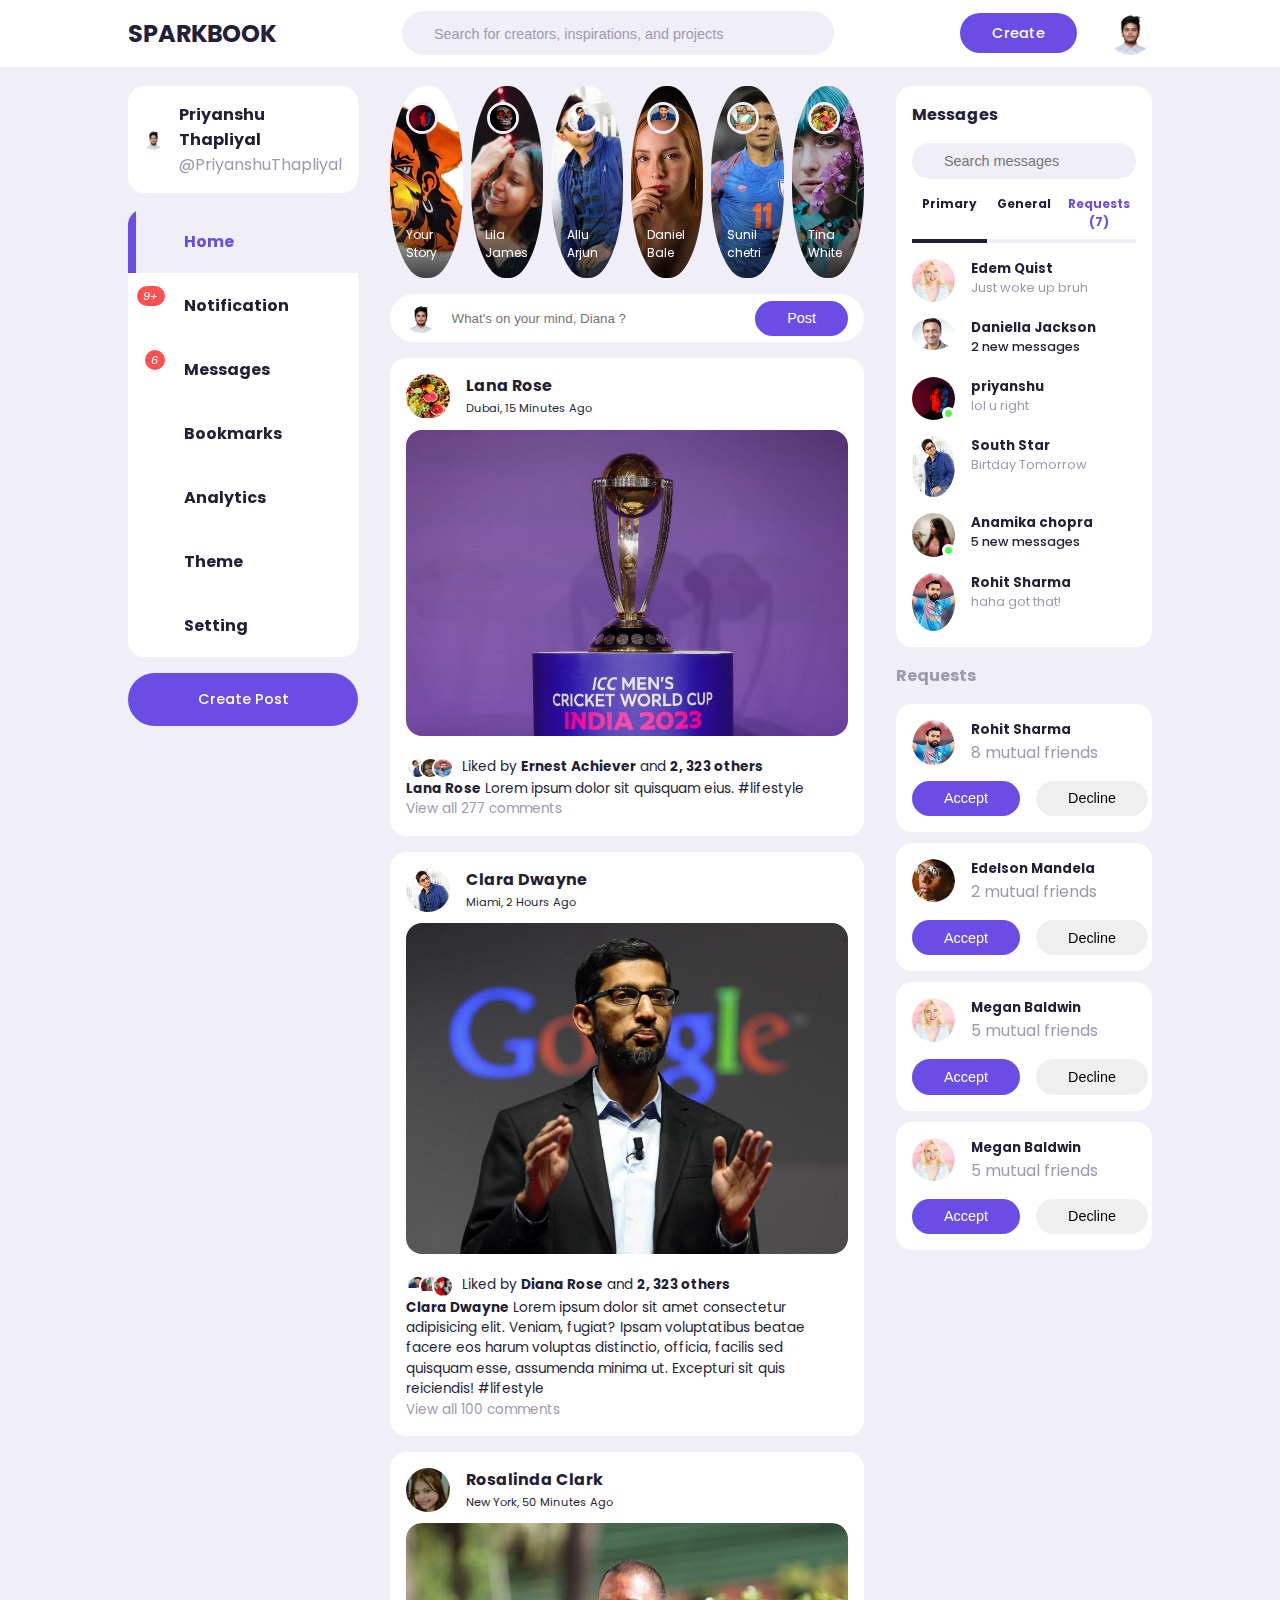
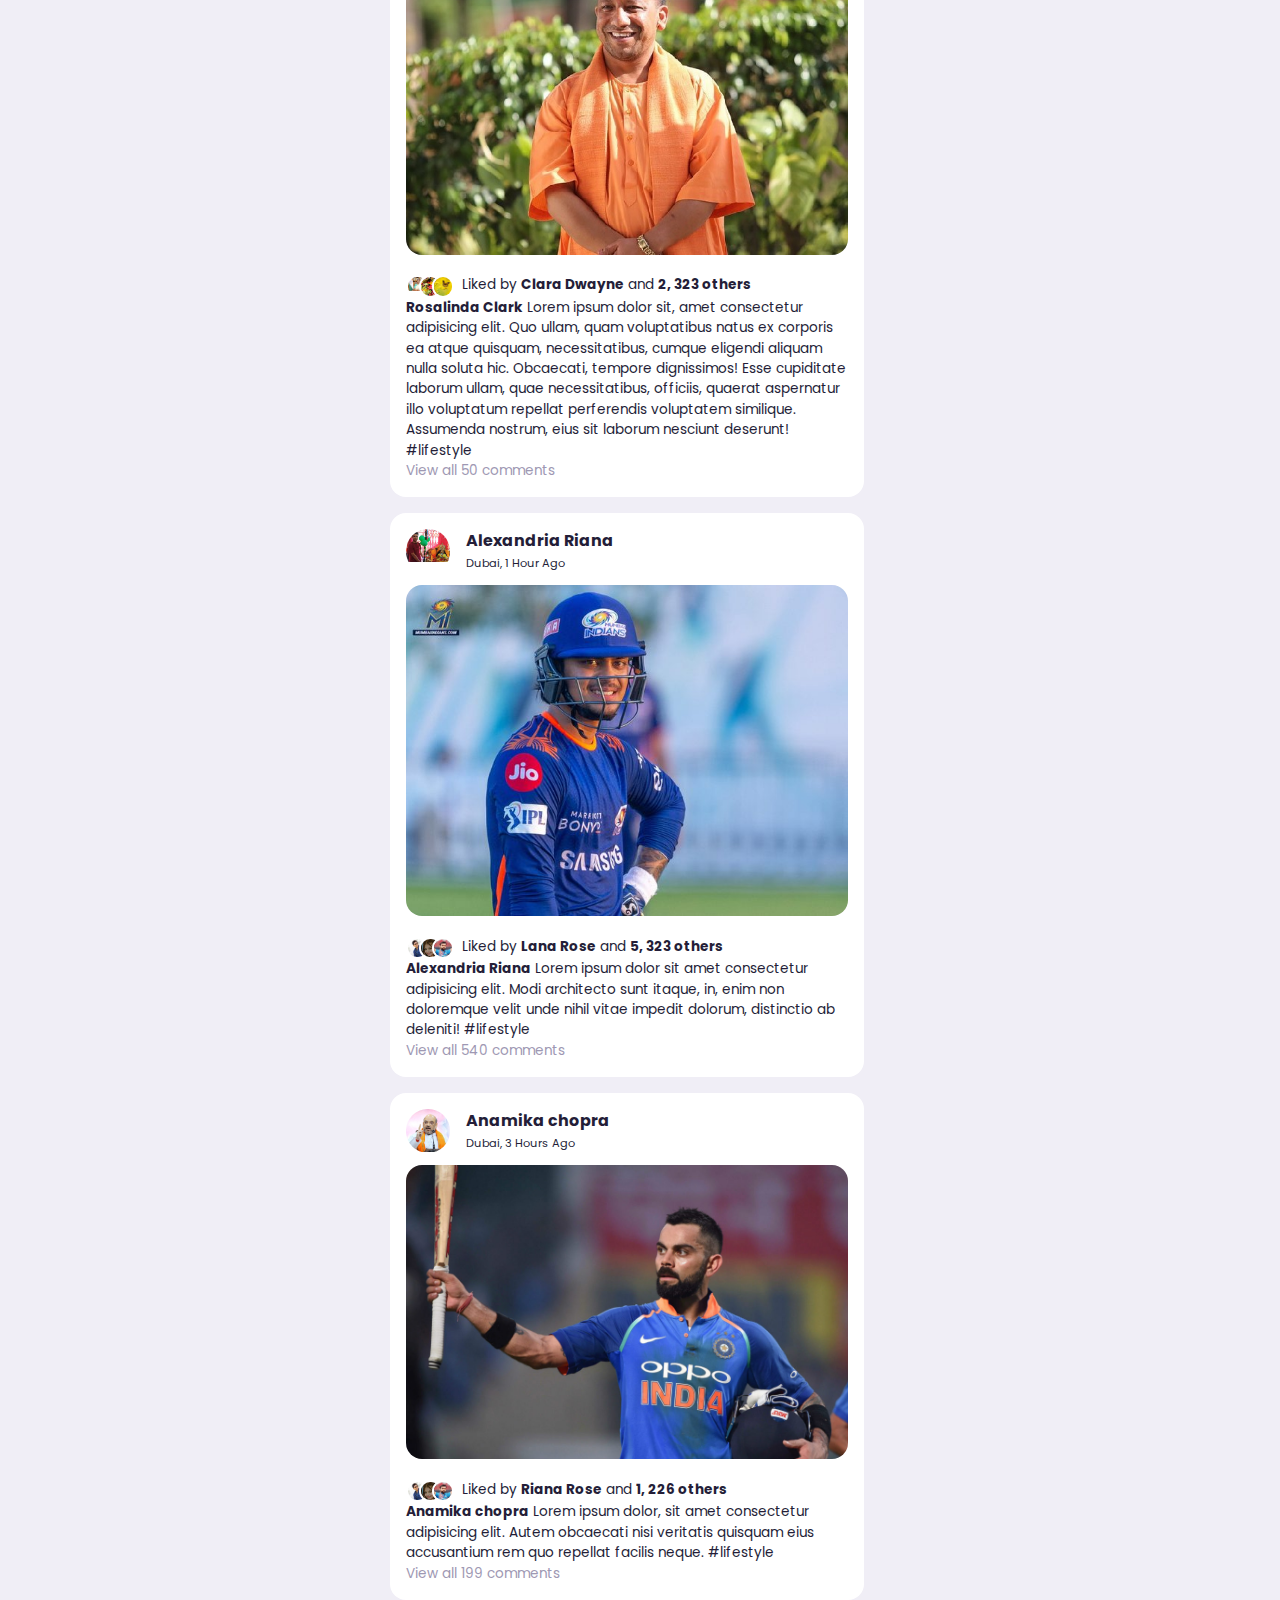
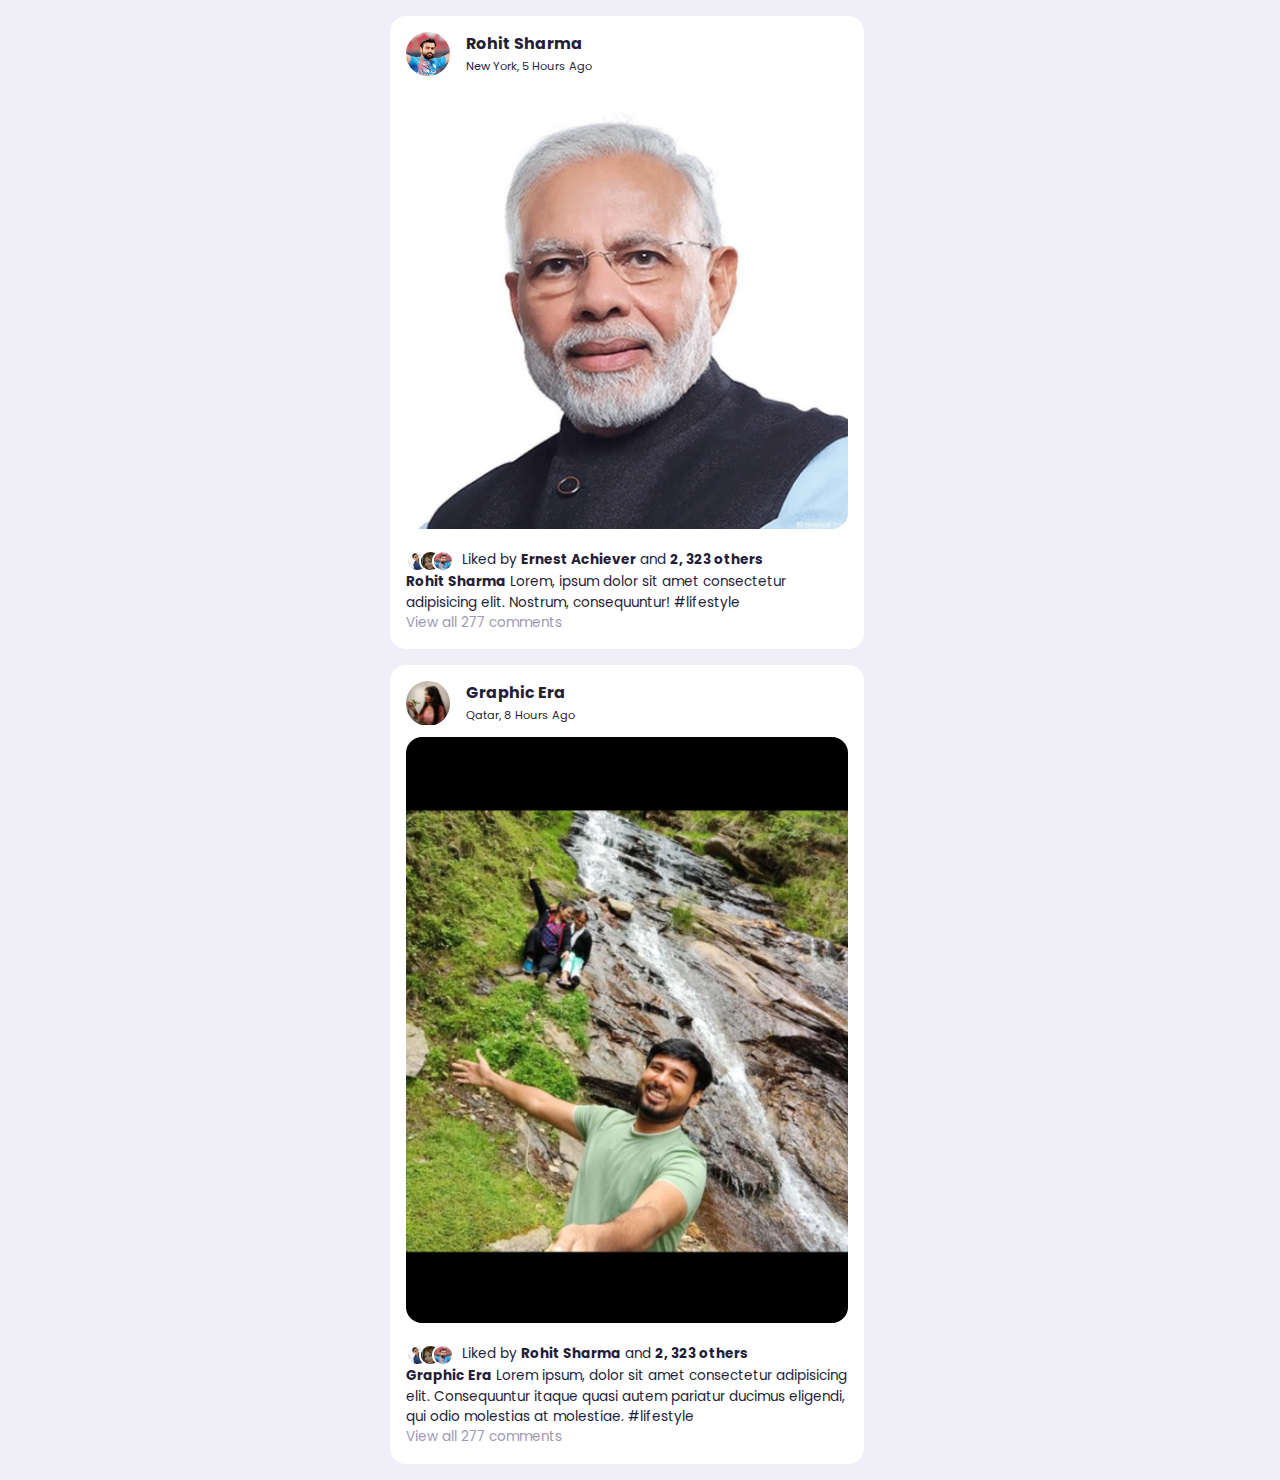
<file: main/main.html>
<!DOCTYPE html>
<html lang="en">
<head>
    <meta charset="UTF-8">
    <meta http-equiv="X-UA-Compatible" content="IE=edge">
    <meta name="viewport" content="width=device-width, initial-scale=1.0">
    <title>SPARKBOOK - Responsive Social Media Website Using HTML, CSS, & JavaScript</title>
    <!-- IconScout CDN -->
    <link rel="stylesheet" href="https://unicons.iconscout.com/release/v2.1.6/css/unicons.css">
    <!-- Stylesheet -->
    <link rel="stylesheet" href="./style.css">
</head>
<body>
    <nav>
        <div class="container">
            <h2 class="logo">
                SPARKBOOK
            </h2>
            <div class="search-bar">
                <i class="uil uil-search"></i>
                <input type="search" placeholder="Search for creators, inspirations, and projects">
            </div>
            <div class="create">
                <label class="btn btn-primary" for="create-post">Create</label>
                <div class="profile-photo">
                    <img src="./images/profile-1.jpg" alt="">
                </div>
            </div>
        </div>
    </nav>
    

<!-------------------------------- MAIN ----------------------------------->
<main>
    <div class="container">
        <!----------------- LEFT -------------------->
        <div class="left">
            <a class="profile">
                <div class="profile-photo">
                    <img src="./images/profile-1.jpg">
                </div>
                <div class="handle">
                    <h4>Priyanshu Thapliyal</h4>
                    <p class="text-muted">
                        @PriyanshuThapliyal
                    </p>
                </div>
            </a>

            <!----------------- SIDEBAR -------------------->
            <div class="sidebar">
                    <a class="menu-item active" id="home-link">
                        <span><i class="uil uil-home"></i></span>
                        <h3>Home</h3>   
                    </a>
                    <a class="menu-item"  id="notifications">
                        <span><i class="uil uil-bell"><small class="notification-count">9+</small></i></span>
                        <h3>Notification</h3>
                        
                    <!--------------- NOTIFICATION POPUP --------------->
                    <div class="notifications-popup">
                        <div>
                            <div class="profile-photo">
                                <img src="./images/profile-2.jpg">
                            </div>
                            <div class="notification-body">
                                <b>Keke Benjamin</b> accepted your friend request
                                <small class="text-muted">2 Days Ago</small>
                            </div>
                        </div>
                        <div>
                            <div class="profile-photo">
                                <img src="./images/profile-3.jpg">
                            </div>
                            <div class="notification-body">
                                <b>John Doe</b> commented on your post
                                <small class="text-muted">1 Hour Ago</small>
                            </div>
                        </div>
                        <div>
                            <div class="profile-photo">
                                <img src="./images/profile-4.jpg">
                            </div>
                            <div class="notification-body">
                                <b>Marry Oppong</b> and <b>283 Others</b> liked your post
                                <small class="text-muted">4 Minutes Ago</small>
                            </div>
                        </div>
                        <div>
                            <div class="profile-photo">
                                <img src="./images/profile-5.jpg">
                            </div>
                            <div class="notification-body">
                                <b>Doris Y. Lartey</b> commented on a post you are tagged in
                                <small class="text-muted">2 Days Ago</small>
                            </div>
                        </div>
                        <div>
                            <div class="profile-photo">
                                <img src="./images/profile-6.jpg">
                            </div>
                            <div class="notification-body">
                                <b>Keyley Jenner</b> commented on a post you are tagged in
                                <small class="text-muted">1 Hour Ago</small>
                            </div>
                        </div>
                        <div>
                            <div class="profile-photo">
                                <img src="./images/profile-7.jpg">
                            </div>
                            <div class="notification-body">
                                <b>Sunil chetri</b> commented on your post
                                <small class="text-muted">1 Hour Ago</small>
                            </div>
                        </div>
                    </div>
                    <!--------------- END NOTIFICATION POPUP --------------->
                </a>
                <a class="menu-item" id="messages-notifications">
                    <span><i class="uil uil-envelope-alt"><small class="notification-count">6</small></i></span>
                    <h3>Messages</h3>
                </a>
                <a class="menu-item">
                    <span><i class="uil uil-bookmark"></i></span>
                    <h3>Bookmarks</h3>
                </a>
                <a class="menu-item">
                    <span><i class="uil uil-chart-line"></i></span>
                    <h3>Analytics</h3>
                </a>
                <a class="menu-item" id="theme">
                    <span><i class="uil uil-palette"></i></span>
                    <h3>Theme</h3>
                </a>
                <a class="menu-item">
                    <span><i class="uil uil-setting"></i></span>
                    <h3>Setting</h3>
                </a>
            </div>
            <!----------------- END OF SIDEBAR -------------------->
            <label class="btn btn-primary" for="create-post">Create Post</label>
        </div>

        <!----------------- MIDDLE -------------------->
        <div class="middle">
             <!----------------- STORIES -------------------->
            <div class="stories">
                <div class="story">
                    <div class="profile-photo">
                        <img src="./images/profile-8.jpg">
                    </div>
                    <p class="name">Your Story</p>
                </div>
                <div class="story">
                    <div class="profile-photo">
                        <img src="./images/profile-9.jpg">
                    </div>
                    <p class="name">Lila James</p>
                </div>
                <div class="story">
                    <div class="profile-photo">
                        <img src="./images/profile-10.jpg">
                    </div>
                    <p class="name">Allu Arjun</p>
                </div>
                <div class="story">
                    <div class="profile-photo">
                        <img src="./images/profile-11.jpg">
                    </div>
                    <p class="name">Daniel Bale</p>
                </div>
                <div class="story">
                    <div class="profile-photo">
                        <img src="./images/profile-12.jpg">
                    </div>
                    <p class="name">Sunil chetri</p>
                </div>
                <div class="story">
                    <div class="profile-photo">
                        <img src="./images/profile-13.jpg">
                    </div>
                    <p class="name">Tina White</p>
                </div>
            </div>
            <!----------------- END OF STORIES -------------------->
            <form action="" class="create-post">
                <div class="profile-photo">
                    <img src="./images/profile-1.jpg">
                </div>
                <input type="text" placeholder="What's on your mind, Diana ?" id="create-post">
                <input type="submit" value="Post" class="btn btn-primary">
            </form>
            <!----------------- FEEDS -------------------->
            <div class="feeds">
                <!----------------- FEED 1 -------------------->
                <div class="feed">
                    <div class="head">
                        <div class="user">
                            <div class="profile-photo">
                                <img src="./images/profile-13.jpg">
                            </div>
                            <div class="info">
                                <h3>Lana Rose</h3>
                                <small>Dubai, 15 Minutes Ago</small>
                            </div>
                        </div>
                        <span class="edit">
                            <i class="uil uil-ellipsis-h"></i>
                        </span>
                    </div>

                    <div class="photo">
                        <img src="./images/feed-1.jpg">
                    </div>

                    <div class="action-buttons">
                        <div class="interaction-buttons">
                            <span><i class="uil uil-heart"></i></span>
                            <span><i class="uil uil-comment-dots"></i></span>
                            <span><i class="uil uil-share-alt"></i></span>
                        </div>
                        <div class="bookmark">
                            <span><i class="uil uil-bookmark-full"></i></span>
                        </div>
                    </div>

                    <div class="liked-by">
                        <span><img src="./images/profile-10.jpg"></span>
                        <span><img src="./images/profile-4.jpg"></span>
                        <span><img src="./images/profile-15.jpg"></span>
                        <p>Liked by <b>Ernest Achiever</b> and <b>2, 323 others</b></p>
                    </div>

                    <div class="caption">
                        <p><b>Lana Rose</b> Lorem ipsum dolor sit quisquam eius. 
                        <span class="harsh-tag">#lifestyle</span></p>
                    </div>

                    <div class="comments text-muted">
                        View all 277 comments
                    </div>
                </div>
                <!----------------- END OF FEED 1 -------------------->

                <!----------------- FEED 2 -------------------->
                <div class="feed">
                    <div class="head">
                        <div class="user">
                            <div class="profile-photo">
                                <img src="./images/profile-10.jpg">
                            </div>
                            <div class="info">
                                <h3>Clara Dwayne</h3>
                                <small>Miami, 2 Hours Ago</small>
                            </div>
                        </div>
                        <span class="edit">
                            <i class="uil uil-ellipsis-h"></i>
                        </span>
                    </div>

                    <div class="photo">
                        <img src="./images/feed-3.jpg">
                    </div>

                    <div class="action-buttons">
                        <div class="interaction-buttons">
                            <span><i class="uil uil-heart"></i></span>
                            <span><i class="uil uil-comment-dots"></i></span>
                            <span><i class="uil uil-share-alt"></i></span>
                        </div>
                        <div class="bookmark">
                            <span><i class="uil uil-bookmark-full"></i></span>
                        </div>
                    </div>

                    <div class="liked-by">
                        <span><img src="./images/profile-11.jpg"></span>
                        <span><img src="./images/profile-5.jpg"></span>
                        <span><img src="./images/profile-16.jpg"></span>
                        <p>Liked by <b>Diana Rose</b> and <b>2, 323 others</b></p>
                    </div>

                    <div class="caption">
                        <p><b>Clara Dwayne</b> Lorem ipsum dolor sit amet consectetur adipisicing elit. Veniam, fugiat? Ipsam voluptatibus beatae facere eos harum voluptas distinctio, officia, facilis sed quisquam esse, assumenda minima ut. Excepturi sit quis reiciendis! 
                        <span class="harsh-tag">#lifestyle</span></p>
                    </div>

                    <div class="comments text-muted">
                        View all 100 comments
                    </div>
                </div>
                <!----------------- END OF FEED 2 -------------------->

                <!----------------- FEED 3 -------------------->
                <div class="feed">
                    <div class="head">
                        <div class="user">
                            <div class="profile-photo">
                                <img src="./images/profile-4.jpg">
                            </div>
                            <div class="info">
                                <h3>Rosalinda Clark</h3>
                                <small>New York, 50 Minutes Ago</small>
                            </div>
                        </div>
                        <span class="edit">
                            <i class="uil uil-ellipsis-h"></i>
                        </span>
                    </div>

                    <div class="photo">
                        <img src="./images/feed-4.jpg">
                    </div>

                    <div class="action-buttons">
                        <div class="interaction-buttons">
                            <span><i class="uil uil-heart"></i></span>
                            <span><i class="uil uil-comment-dots"></i></span>
                            <span><i class="uil uil-share-alt"></i></span>
                        </div>
                        <div class="bookmark">
                            <span><i class="uil uil-bookmark-full"></i></span>
                        </div>
                    </div>

                    <div class="liked-by">
                        <span><img src="./images/profile-12.jpg"></span>
                        <span><img src="./images/profile-13.jpg"></span>
                        <span><img src="./images/profile-14.jpg"></span>
                        <p>Liked by <b>Clara Dwayne</b> and <b>2, 323 others</b></p>
                    </div>

                    <div class="caption">
                        <p><b>Rosalinda Clark</b> Lorem ipsum dolor sit, amet consectetur adipisicing elit. Quo ullam, quam voluptatibus natus ex corporis ea atque quisquam, necessitatibus, cumque eligendi aliquam nulla soluta hic. Obcaecati, tempore dignissimos! Esse cupiditate laborum ullam, quae necessitatibus, officiis, quaerat aspernatur illo voluptatum repellat perferendis voluptatem similique. Assumenda nostrum, eius sit laborum nesciunt deserunt!
                        <span class="harsh-tag">#lifestyle</span></p>
                    </div>

                    <div class="comments text-muted">
                        View all 50 comments
                    </div>
                </div>
                <!----------------- END OF FEED 3 -------------------->

                <!----------------- FEED 4 -------------------->
                <div class="feed">
                    <div class="head">
                        <div class="user">
                            <div class="profile-photo">
                                <img src="./images/profile-5.jpg">
                            </div>
                            <div class="info">
                                <h3>Alexandria Riana</h3>
                                <small>Dubai, 1 Hour Ago</small>
                            </div>
                        </div>
                        <span class="edit">
                            <i class="uil uil-ellipsis-h"></i>
                        </span>
                    </div>

                    <div class="photo">
                        <img src="./images/feed-5.jpg">
                    </div>

                    <div class="action-buttons">
                        <div class="interaction-buttons">
                            <span><i class="uil uil-heart"></i></span>
                            <span><i class="uil uil-comment-dots"></i></span>
                            <span><i class="uil uil-share-alt"></i></span>
                        </div>
                        <div class="bookmark">
                            <span><i class="uil uil-bookmark-full"></i></span>
                        </div>
                    </div>

                    <div class="liked-by">
                        <span><img src="./images/profile-10.jpg"></span>
                        <span><img src="./images/profile-4.jpg"></span>
                        <span><img src="./images/profile-15.jpg"></span>
                        <p>Liked by <b>Lana Rose</b> and <b>5, 323 others</b></p>
                    </div>

                    <div class="caption">
                        <p><b>Alexandria Riana</b> Lorem ipsum dolor sit amet consectetur adipisicing elit. Modi architecto sunt itaque, in, enim non doloremque velit unde nihil vitae impedit dolorum, distinctio ab deleniti! 
                        <span class="harsh-tag">#lifestyle</span></p>
                    </div>

                    <div class="comments text-muted">
                        View all 540 comments
                    </div>
                </div>
                <!----------------- END OF FEED 4 -------------------->

                <!----------------- FEED 5 -------------------->
                <div class="feed">
                    <div class="head">
                        <div class="user">
                            <div class="profile-photo">
                                <img src="./images/profile-7.jpg">
                            </div>
                            <div class="info">
                                <h3>Anamika chopra</h3>
                                <small>Dubai, 3 Hours Ago</small>
                            </div>
                        </div>
                        <span class="edit">
                            <i class="uil uil-ellipsis-h"></i>
                        </span>
                    </div>

                    <div class="photo">
                        <img src="./images/feed-7.jpg">
                    </div>

                    <div class="action-buttons">
                        <div class="interaction-buttons">
                            <span><i class="uil uil-heart"></i></span>
                            <span><i class="uil uil-comment-dots"></i></span>
                            <span><i class="uil uil-share-alt"></i></span>
                        </div>
                        <div class="bookmark">
                            <span><i class="uil uil-bookmark-full"></i></span>
                        </div>
                    </div>

                    <div class="liked-by">
                        <span><img src="./images/profile-10.jpg"></span>
                        <span><img src="./images/profile-4.jpg"></span>
                        <span><img src="./images/profile-15.jpg"></span>
                        <p>Liked by <b>Riana Rose</b> and <b>1, 226 others</b></p>
                    </div>

                    <div class="caption">
                        <p><b>Anamika chopra</b> Lorem ipsum dolor, sit amet consectetur adipisicing elit. Autem obcaecati nisi veritatis quisquam eius accusantium rem quo repellat facilis neque.
                        <span class="harsh-tag">#lifestyle</span></p>
                    </div>

                    <div class="comments text-muted">
                        View all 199 comments
                    </div>
                </div>
                <!----------------- END OF FEED 5 -------------------->

                <!----------------- FEED 6 -------------------->
                <div class="feed">
                    <div class="head">
                        <div class="user">
                            <div class="profile-photo">
                                <img src="./images/profile-15.jpg">
                            </div>
                            <div class="info">
                                <h3>Rohit Sharma</h3>
                                <small>New York, 5 Hours Ago</small>
                            </div>
                        </div>
                        <span class="edit">
                            <i class="uil uil-ellipsis-h"></i>
                        </span>
                    </div>

                    <div class="photo">
                        <img src="./images/feed-2.jpg">
                    </div>

                    <div class="action-buttons">
                        <div class="interaction-buttons">
                            <span><i class="uil uil-heart"></i></span>
                            <span><i class="uil uil-comment-dots"></i></span>
                            <span><i class="uil uil-share-alt"></i></span>
                        </div>
                        <div class="bookmark">
                            <span><i class="uil uil-bookmark-full"></i></span>
                        </div>
                    </div>

                    <div class="liked-by">
                        <span><img src="./images/profile-10.jpg"></span>
                        <span><img src="./images/profile-4.jpg"></span>
                        <span><img src="./images/profile-15.jpg"></span>
                        <p>Liked by <b>Ernest Achiever</b> and <b>2, 323 others</b></p>
                    </div>

                    <div class="caption">
                        <p><b>Rohit Sharma</b> Lorem, ipsum dolor sit amet consectetur adipisicing elit. Nostrum, consequuntur!
                        <span class="harsh-tag">#lifestyle</span></p>
                    </div>

                    <div class="comments text-muted">
                        View all 277 comments
                    </div>
                </div>
                <!----------------- END OF FEED 6 -------------------->

                <!----------------- FEED 7 -------------------->
                <div class="feed">
                    <div class="head">
                        <div class="user">
                            <div class="profile-photo">
                                <img src="./images/profile-3.jpg">
                            </div>
                            <div class="info">
                                <h3>Graphic Era</h3>
                                <small>Qatar, 8 Hours Ago</small>
                            </div>
                        </div>
                        <span class="edit">
                            <i class="uil uil-ellipsis-h"></i>
                        </span>
                    </div>

                    <div class="photo">
                        <img src="./images/feed-6.jpg">
                    </div>

                    <div class="action-buttons">
                        <div class="interaction-buttons">
                            <span><i class="uil uil-heart"></i></span>
                            <span><i class="uil uil-comment-dots"></i></span>
                            <span><i class="uil uil-share-alt"></i></span>
                        </div>
                        <div class="bookmark">
                            <span><i class="uil uil-bookmark-full"></i></span>
                        </div>
                    </div>

                    <div class="liked-by">
                        <span><img src="./images/profile-10.jpg"></span>
                        <span><img src="./images/profile-4.jpg"></span>
                        <span><img src="./images/profile-15.jpg"></span>
                        <p>Liked by <b>Rohit Sharma</b> and <b>2, 323 others</b></p>
                    </div>

                    <div class="caption">
                        <p><b>Graphic Era</b> Lorem ipsum, dolor sit amet consectetur adipisicing elit. Consequuntur itaque quasi autem pariatur ducimus eligendi, qui odio molestias at molestiae. 
                        <span class="harsh-tag">#lifestyle</span></p>
                    </div>

                    <div class="comments text-muted">
                        View all 277 comments
                    </div>
                </div>
                <!----------------- END OF FEED 7 -------------------->
            </div>
            <!----------------- END OF FEEDS -------------------->
        </div>
         <!----------------- END OF MIDDLE -------------------->

        <!----------------- RIGHT -------------------->
        <div class="right">
            <!------- MESSAGES ------->
            <div class="messages">
                <div class="heading">
                    <h4>Messages</h4>
                    <i class="uil uil-edit"></i>
                </div>
                <!------- SEARCH BAR ------->
                <div class="search-bar">
                    <i class="uil uil-search"></i>
                    <input type="search" placeholder="Search messages" id="message-search">
                </div>
                <!------- MESSAGES CATEGORY ------->
                <div class="category">
                    <h6 class="active">Primary</h6>
                    <h6>General</h6>
                    <h6 class="message-requests">Requests (7)</h6>
                </div>
                <!------- MESSAGES ------->
                <div class="message">
                    <div class="profile-photo">
                        <img src="./images/profile-17.jpg">
                    </div>
                    <div class="message-body">
                        <h5>Edem Quist</h5>
                        <p class="text-muted">Just woke up bruh</p>
                    </div>
                </div>
                <!------- MESSAGES ------->
                <div class="message">
                    <div class="profile-photo">
                        <img src="./images/profile-6.jpg">
                    </div>
                    <div class="message-body">
                        <h5>Daniella Jackson</h5>
                        <p class="text-bold">2 new messages</p>
                    </div>
                </div>
                <!------- MESSAGES ------->
                <div class="message">
                    <div class="profile-photo">
                        <img src="./images/profile-8.jpg">
                        <div class="active"></div>
                    </div>
                    <div class="message-body">
                        <h5>priyanshu</h5>
                        <p class="text-muted">lol u right</p>
                    </div>
                </div>
                <!------- MESSAGES ------->
                <div class="message">
                    <div class="profile-photo">
                        <img src="./images/profile-10.jpg">
                    </div>
                    <div class="message-body">
                        <h5>South Star</h5>
                        <p class="text-muted">Birtday Tomorrow</p>
                    </div>
                </div>
                <!------- MESSAGES ------->
                <div class="message">
                    <div class="profile-photo">
                        <img src="./images/profile-3.jpg">
                        <div class="active"></div>
                    </div>
                    <div class="message-body">
                        <h5>Anamika chopra</h5>
                        <p class="text-bold">5 new messages</p>
                    </div>
                </div>
                <!------- MESSAGES ------->
                <div class="message">
                    <div class="profile-photo">
                        <img src="./images/profile-15.jpg">
                    </div>
                    <div class="message-body">
                        <h5>Rohit Sharma</h5>
                        <p class="text-muted">haha got that!</p>
                    </div>
                </div>
            </div>
            <!------- END OF MESSAGES ------->

            <!------- FRIEND REQUEST ------->
            <div class="friend-requests">
                <h4>Requests</h4>
                <div class="request">
                    <div class="info">
                        <div class="profile-photo">
                            <img src="./images/profile-20.jpg">
                        </div>
                        <div>
                            <h5>Rohit Sharma</h5>
                            <p class="text-muted">8 mutual friends</p>
                        </div>
                    </div>
                    <div class="action">
                        <button class="btn btn-primary">
                            Accept
                        </button>
                        <button class="btn">
                            Decline
                        </button>
                    </div>
                </div>
                <div class="request">
                    <div class="info">
                        <div class="profile-photo">
                            <img src="./images/profile-18.jpg">
                        </div>
                        <div>
                            <h5>Edelson Mandela</h5>
                            <p class="text-muted">2 mutual friends</p>
                        </div>
                    </div>
                    <div class="action">
                        <button class="btn btn-primary">
                            Accept
                        </button>
                        <button class="btn">
                            Decline
                        </button>
                    </div>
                </div>
                <div class="request">
                    <div class="info">
                        <div class="profile-photo">
                            <img src="./images/profile-17.jpg">
                        </div>
                        <div>
                            <h5>Megan Baldwin</h5>
                            <p class="text-muted">5 mutual friends</p>
                        </div>
                    </div>
                    <div class="action">
                        <button class="btn btn-primary">
                            Accept
                        </button>
                        <button class="btn">
                            Decline
                        </button>
                    </div>
                </div>
            </div>
                    <div class="request">
                        <div class="info">
                            <div class="profile-photo">
                                <img src="./images/profile-17.jpg">
                            </div>
                            <div>
                                <h5>Megan Baldwin</h5>
                                <p class="text-muted">5 mutual friends</p>
                            </div>
                        </div>
                        <div class="action">
                            <button class="btn btn-primary">
                                Accept
                            </button>
                            <button class="btn">
                                Decline
                            </button>
                        </div>
                    </div>
                </div>
            </div>
            <!----------------- END OF RIGHT -------------------->
        </div>
    </main>

    <!----------------- THEME CUSTOMIZATION -------------------->
    <div class="customize-theme">
        <div class="card">
            <h2>Customize your view</h2>
            <p class="text-muted">Manage your font size, color, and background</p>

            <!----------- FONT SIZE ----------->
            <div class="font-size">
                <h4>Font Size</h4>
                <div>
                    <h6>Aa</h6>
                    <div class="choose-size">
                        <span class="font-size-1"></span>
                        <span class="font-size-2 active"></span>
                        <span class="font-size-3"></span>
                        <span class="font-size-4"></span>
                        <span class="font-size-5"></span>
                    </div>
                    <h3>Aa</h3>
                </div>
            </div>

            <!----------- PRIMARY COLORS ----------->
            <div class="color">
                <h4>Color</h4>
                <div class="choose-color">
                    <span class="color-1 active"></span>
                    <span class="color-2"></span>
                    <span class="color-3"></span>
                    <span class="color-4"></span>
                    <span class="color-5"></span>
                </div>
            </div>

            <!----------- BACKGROUND COLORS ----------->
            <div class="background">
                <h4>Background</h4>
                <div class="choose-bg">
                    <div class="bg-1 active">
                        <span></span>
                        <h5 for="bg-1">Light</h5>
                    </div>
                    <div class="bg-2">
                        <span></span>
                        <h5 for="bg-2">Dim</h5>
                    </div>
                    <div class="bg-3">
                        <span></span>
                        <h5 for="bg-3">Dark</h5>
                    </div>
                </div>
            </div>
        </div>
    </div>

    <script src="./index.js"></script>
</body>
</html>
</file>
<file: style.css>
@import url("https://fonts.googleapis.com/css2?family=Poppins:wght@200;300;400;500;600;700;800&display=swap");

* {
  margin: 0;
  padding: 0;
  box-sizing: border-box;
}

body,
input {
  font-family: "Poppins", sans-serif;
}

.container {
  position: relative;
  width: 100%;
  background-color: #fff;
  min-height: 100vh;
  overflow: hidden;
}

.forms-container {
  position: absolute;
  width: 100%;
  height: 100%;
  top: 0;
  left: 0;
}

.signin-signup {
  position: absolute;
  top: 50%;
  transform: translate(-50%, -50%);
  left: 75%;
  width: 50%;
  transition: 1s 0.7s ease-in-out;
  display: grid;
  grid-template-columns: 1fr;
  z-index: 5;
}

form {
  display: flex;
  align-items: center;
  justify-content: center;
  flex-direction: column;
  padding: 0rem 5rem;
  transition: all 0.2s 0.7s;
  overflow: hidden;
  grid-column: 1 / 2;
  grid-row: 1 / 2;
}

form.sign-up-form {
  opacity: 0;
  z-index: 1;
}

form.sign-in-form {
  z-index: 2;
}

.title {
  font-size: 2.2rem;
  color: #444;
  margin-bottom: 10px;
}

.input-field {
  max-width: 380px;
  width: 100%;
  background-color: #f0f0f0;
  margin: 10px 0;
  height: 55px;
  border-radius: 55px;
  display: grid;
  grid-template-columns: 15% 85%;
  padding: 0 0.4rem;
  position: relative;
}

.input-field i {
  text-align: center;
  line-height: 55px;
  color: #acacac;
  transition: 0.5s;
  font-size: 1.1rem;
}

.input-field input {
  background: none;
  outline: none;
  border: none;
  line-height: 1;
  font-weight: 600;
  font-size: 1.1rem;
  color: #333;
}

.input-field input::placeholder {
  color: #aaa;
  font-weight: 500;
}

.social-text {
  padding: 0.7rem 0;
  font-size: 1rem;
}

.social-media {
  display: flex;
  justify-content: center;
}

.social-icon {
  height: 46px;
  width: 46px;
  display: flex;
  justify-content: center;
  align-items: center;
  margin: 0 0.45rem;
  color: #333;
  border-radius: 50%;
  border: 1px solid #333;
  text-decoration: none;
  font-size: 1.1rem;
  transition: 0.3s;
}

.social-icon:hover {
  color: #4481eb;
  border-color: #4481eb;
}

.btn {
  width: 150px;
  background-color: #5995fd;
  border: none;
  outline: none;
  height: 49px;
  border-radius: 49px;
  color: #fff;
  text-transform: uppercase;
  font-weight: 600;
  margin: 10px 0;
  cursor: pointer;
  transition: 0.5s;
}

.btn:hover {
  background-color: #4d84e2;
}
.panels-container {
  position: absolute;
  height: 100%;
  width: 100%;
  top: 0;
  left: 0;
  display: grid;
  grid-template-columns: repeat(2, 1fr);
}

.container:before {
  content: "";
  position: absolute;
  height: 2000px;
  width: 2000px;
  top: -10%;
  right: 48%;
  transform: translateY(-50%);
  background-image: linear-gradient(-45deg, #4481eb 0%, #04befe 100%);
  transition: 1.8s ease-in-out;
  border-radius: 50%;
  z-index: 6;
}

.image {
  width: 100%;
  transition: transform 1.1s ease-in-out;
  transition-delay: 0.4s;
}

.panel {
  display: flex;
  flex-direction: column;
  align-items: flex-end;
  justify-content: space-around;
  text-align: center;
  z-index: 6;
}

.left-panel {
  pointer-events: all;
  padding: 3rem 17% 2rem 12%;
}

.right-panel {
  pointer-events: none;
  padding: 3rem 12% 2rem 17%;
}

.panel .content {
  color: #fff;
  transition: transform 0.9s ease-in-out;
  transition-delay: 0.6s;
}

.panel h3 {
  font-weight: 600;
  line-height: 1;
  font-size: 1.5rem;
}

.panel p {
  font-size: 0.95rem;
  padding: 0.7rem 0;
}

.btn.transparent {
  margin: 0;
  background: none;
  border: 2px solid #fff;
  width: 130px;
  height: 41px;
  font-weight: 600;
  font-size: 0.8rem;
}

.right-panel .image,
.right-panel .content {
  transform: translateX(800px);
}

/* ANIMATION */

.container.sign-up-mode:before {
  transform: translate(100%, -50%);
  right: 52%;
}

.container.sign-up-mode .left-panel .image,
.container.sign-up-mode .left-panel .content {
  transform: translateX(-800px);
}

.container.sign-up-mode .signin-signup {
  left: 25%;
}

.container.sign-up-mode form.sign-up-form {
  opacity: 1;
  z-index: 2;
}

.container.sign-up-mode form.sign-in-form {
  opacity: 0;
  z-index: 1;
}

.container.sign-up-mode .right-panel .image,
.container.sign-up-mode .right-panel .content {
  transform: translateX(0%);
}

.container.sign-up-mode .left-panel {
  pointer-events: none;
}

.container.sign-up-mode .right-panel {
  pointer-events: all;
}

@media (max-width: 870px) {
  .container {
    min-height: 800px;
    height: 100vh;
  }
  .signin-signup {
    width: 100%;
    top: 95%;
    transform: translate(-50%, -100%);
    transition: 1s 0.8s ease-in-out;
  }

  .signin-signup,
  .container.sign-up-mode .signin-signup {
    left: 50%;
  }

  .panels-container {
    grid-template-columns: 1fr;
    grid-template-rows: 1fr 2fr 1fr;
  }

  .panel {
    flex-direction: row;
    justify-content: space-around;
    align-items: center;
    padding: 2.5rem 8%;
    grid-column: 1 / 2;
  }

  .right-panel {
    grid-row: 3 / 4;
  }

  .left-panel {
    grid-row: 1 / 2;
  }

  .image {
    width: 200px;
    transition: transform 0.9s ease-in-out;
    transition-delay: 0.6s;
  }

  .panel .content {
    padding-right: 15%;
    transition: transform 0.9s ease-in-out;
    transition-delay: 0.8s;
  }

  .panel h3 {
    font-size: 1.2rem;
  }

  .panel p {
    font-size: 0.7rem;
    padding: 0.5rem 0;
  }

  .btn.transparent {
    width: 110px;
    height: 35px;
    font-size: 0.7rem;
  }

  .container:before {
    width: 1500px;
    height: 1500px;
    transform: translateX(-50%);
    left: 30%;
    bottom: 68%;
    right: initial;
    top: initial;
    transition: 2s ease-in-out;
  }

  .container.sign-up-mode:before {
    transform: translate(-50%, 100%);
    bottom: 32%;
    right: initial;
  }

  .container.sign-up-mode .left-panel .image,
  .container.sign-up-mode .left-panel .content {
    transform: translateY(-300px);
  }

  .container.sign-up-mode .right-panel .image,
  .container.sign-up-mode .right-panel .content {
    transform: translateY(0px);
  }

  .right-panel .image,
  .right-panel .content {
    transform: translateY(300px);
  }

  .container.sign-up-mode .signin-signup {
    top: 5%;
    transform: translate(-50%, 0);
  }
}

@media (max-width: 570px) {
  form {
    padding: 0 1.5rem;
  }

  .image {
    display: none;
  }
  .panel .content {
    padding: 0.5rem 1rem;
  }
  .container {
    padding: 1.5rem;
  }

  .container:before {
    bottom: 72%;
    left: 50%;
  }

  .container.sign-up-mode:before {
    bottom: 28%;
    left: 50%;
  }
}
</file>
<file: main/style.css>
@import url('https://fonts.googleapis.com/css2?family=Poppins:wght@300;400;500;600&display=swap');


:root {
    --primary-color-hue: 252;
    --dark-color-lightness: 17%;
    --light-color-lightness: 95%;
    --white-color-lightness: 100%;

    --color-white: hsl(252, 30%, var(--white-color-lightness));
    --color-light: hsl(252, 30%, var(--light-color-lightness));
    --color-grey: hsl(252, 15%, 65%);
    --color-primary: hsl(var(--primary-color-hue), 75%, 60%);
    --color-secondary: hsl(252, 100%, 90%);
    --color-success: hsl(120, 95%, 65%);
    --color-danger: hsl(0, 95%, 65%);
    --color-dark: hsl(252, 30%, var(--dark-color-lightness));
    --color-black: hsl(252, 30%, 10%);

    --border-radius: 2rem;
    --card-border-radius: 1rem;
    --btn-padding: 0.6rem 2rem;
    --search-padding: 0.6rem 1rem;
    --card-padding: 1rem;

    --sticky-top-left: 5.4rem;
    --sticky-top-right: -18rem;

}

*, *::before, *::after {
    margin: 0;
    padding: 0;
    outline: 0;
    box-sizing: border-box;
    text-decoration: none;
    list-style: none;
    border: none;
}

body {
    font-family: 'Poppins', sans-serif;
    color: var(--color-dark);
    background: var(--color-light);
    overflow-x: hidden;
}

/* =============== General Style ============== */
.container {
    width: 80%;
    margin: 0 auto;
}

.profile-photo {
    width: 2.7rem;
    aspect-ratio: 1/1;
    border-radius: 50%;
    overflow: hidden;
}

img {
    display: block;
    width: 100%;
}

.btn {
    display: inline-block;
    padding: var(--btn-padding);
    font-weight: 500;
    border-radius: var(--border-radius);
    cursor: pointer;
    transition: all 300ms ease;
    font-size: 0.9rem;
}

.btn:hover {
    opacity: 0.8;
}

.btn-primary {
    background: var(--color-primary);
    color: var(--color-white);
}

.text-bold {
    font-weight: 500;
}

.text-muted {
    color: var(--color-grey);
}

/* =============== Navbar ============== */
nav {
    width: 100%;
    background: var(--color-white);
    padding: 0.7rem 0;
    position: fixed;
    top: 0;
    z-index: 10;
}

nav .container {
    display: flex;
    align-items: center;
    justify-content: space-between;

}

.search-bar {
    background: var(--color-light);
    border-radius: var(--border-radius);
    padding: var(--search-padding);
}

.search-bar input[type="search"] {
    background: transparent;
    width: 30vw;
    margin-left: 1rem;
    font-size: 0.9rem;
    color: var(--color-dark);
}

nav .search-bar input[type="search"]::placeholder {
    color: var(--color-grey);
}

nav .create {
    display: flex;
    align-items: center;
    gap: 2rem;
}

/* =============== Main ============== */
main {
    position: relative;
    top: 5.4rem;
}

main .container {
    display: grid;
    grid-template-columns: 18vw auto  20vw;
    column-gap: 2rem;
    position: relative;
}

/* =============== Left ============== */
main .container .left {
    height: max-content;
    position: sticky;
    top: var(--sticky-top-left);
}

main .container .left .profile {
    padding: var(--card-padding);
    background: var(--color-white);
    border-radius: var(--card-border-radius);
    display: flex;
    align-items: center;
    column-gap: 1rem;
    width: 100%;
}

/* =============== Sidebar ============== */
.left .sidebar {
    margin-top: 1rem;
    background: var(--color-white);
    border-radius: var(--card-border-radius);
}

.left .sidebar .menu-item {
    display: flex;
    align-items: center;
    height: 4rem;
    cursor: pointer;
    transition: all 300ms ease;
    position: relative;
}

.left .sidebar .menu-item:hover {
    background: var(--color-light);
}

.left .sidebar i {
    font-size: 1.4rem;
    color: var(--color-grey);
    margin-left: 2rem;
    position: relative;
}

.left .sidebar i .notification-count {
    background: var(--color-danger);
    color: white;
    font-size: 0.7rem;
    width: fit-content;
    border-radius: 0.8rem;
    padding: 0.1rem 0.4rem;
    position: absolute;
    top: -0.2rem;
    right: -0.3rem;
}

.left .sidebar h3 {
    margin-left: 1.5rem;
    font-size: 1rem;
}

.left .sidebar .active {
    background: var(--color-light);
}

.left .sidebar .active i, 
.left .sidebar .active h3 {
    color: var(--color-primary);
}

.left .sidebar .active::before {
    content: "";
    display: block;
    width: 0.5rem;
    height: 100%;
    position: absolute;
    background: var(--color-primary);
}

.left .sidebar .menu-item:first-child.active {
    border-top-left-radius: var(--card-border-radius);
    overflow: hidden;
}

.left .sidebar .menu-item:last-child.active {
    border-bottom-left-radius: var(--card-border-radius);
    overflow: hidden;
}

.left .btn {
    margin-top: 1rem;
    width: 100%;
    text-align: center;
    padding: 1rem 0;
    margin-bottom: 0.7rem;
}

/* =============== Notification Popup ============== */
.left .notifications-popup {
    position: absolute;
    top: 0;
    left: 110%;
    width: 30rem;
    background: var(--color-white);
    border-radius: var(--card-border-radius);
    padding: var(--card-padding);
    box-shadow: 0 0 2rem hsl(var(--color-primary), 75%, 60%, 25%);
    z-index: 8;
    display: none;
}

.left .notifications-popup::before {
    content: "";
    width: 1.2rem;
    height: 1.2rem;
    display: block;
    background: var(--color-white);
    position: absolute;
    left: -0.6rem;
    transform: rotate(45deg);
}

.left .notifications-popup > div {
    display: flex;
    align-items: start;
    gap: 1rem;
    margin-bottom: 1rem;
}

.left .notifications-popup small {
    display: block;
}

/* =============== Middle ============== */
/* =============== Stories ============== */
.middle .stories {
    display: flex;
    justify-content: space-between;
    height: 12rem;
    gap: 0.5rem;
}

.middle .stories .story {
    padding: var(--card-padding);
    /* border-radius: var(--card-border-radius); */
    border-radius: 47%;
    display: flex;
    flex-direction: column;
    justify-content: space-between;
    align-items: center;
    color: white;
    font-size: 0.75rem;
    width: 100%;
    position: relative;
    overflow: hidden;
}

.middle .stories .story::before {
    content: "";
    display: block;
    width: 100%;
    height: 5rem;
    background: linear-gradient(transparent, rgba(0,0,0,0.75));
    position: absolute;
    bottom: 0;
}

.middle .stories .story .name {
    z-index: 0;
}

.middle .stories .story:nth-child(1) {
    background: url("./images/story-1.jpg")
    no-repeat center center/cover;
}

.middle .stories .story:nth-child(2) {
    background: url("./images/story-2.jpg")
    no-repeat center center/cover;
}

.middle .stories .story:nth-child(3) {
    background: url("./images/story-3.jpg")
    no-repeat center center/cover;
}

.middle .stories .story:nth-child(4) {
    background: url("./images/story-4.jpg")
    no-repeat center center/cover;
}

.middle .stories .story:nth-child(5) {
    background: url("./images/story-5.jpg")
    no-repeat center center/cover;
}

.middle .stories .story:nth-child(6) {
    background: url("./images/story-6.jpg")
    no-repeat center center/cover;
}

.middle .story .profile-photo {
    width: 2rem;
    height: 2rem;
    align-self: start;
    border: 3px solid var(--color-light);
}

/* =============== Create Post ============== */
.middle .create-post {
    width: 100%;
    display: flex;
    align-items: center;
    justify-content: space-between;
    margin-top: 1rem;
    background: var(--color-white);
    padding: 0.4rem var(--card-padding);
    border-radius: var(--border-radius);
}

.middle .create-post input[type="text"] {
    width: 100%;
    justify-self: start;
    padding-left: 1rem;
    background: transparent;
    color: var(--color-dark);
    margin-right: 1rem;
}

/* =============== Feeds ============== */
.middle .feeds .feed {
    background: var(--color-white);
    border-radius: var(--card-border-radius);
    padding: var(--card-padding);
    margin: 1rem 0;
    font-size: 0.85rem;
    line-height: 1.5;
}

.middle .feed .head {
    display: flex;
    justify-content: space-between;
}

.middle .feed .user {
    display: flex;
    gap: 1rem;
}

.middle .feed .photo {
    border-radius: var(--card-border-radius);
    overflow: hidden;
    margin: 0.7rem 0;
}

.middle .feed .action-buttons {
    display: flex;
    justify-content: space-between;
    align-items: center;
    font-size: 1.4rem;
    margin: 0.6rem 0;
}

.middle .liked-by {
    display: flex;
}

.middle .liked-by span {
    width: 1.4rem;
    height: 1.4rem;
    display: block;
    border-radius:50%;
    overflow: hidden;
    border: 2px solid var(--color-white);
    margin-left: -0.6rem;
}

.middle .liked-by span:first-child {
    margin: 0;
}

.middle .liked-by p {
    margin-left: 0.5rem;
}

/* =============== Right ============== */
main .container .right {
    height: max-content;
    position: sticky;
    top: var(--sticky-top-right);
    bottom: 0;
}

/* =============== Messages ============== */
.right .messages {
    background: var(--color-white);
    border-radius: var(--card-border-radius);
    padding: var(--card-padding);
}

.right .messages .heading {
    display: flex;
    align-items: center;
    justify-content: space-between;
    margin-bottom: 1rem;
}

.right .messages i {
    font-size: 1.4rem;
}

.right .messages .search-bar {
    display: flex;
    margin-bottom: 1rem;
}

.right .messages .category {
    display: flex;
    justify-content: space-between;
    margin-bottom: 1rem;
}

.right .messages .category h6 {
    width: 100%;
    text-align: center;
    border-bottom: 4px solid var(--color-light);
    padding-bottom: 0.5rem;
    font-size: 0.75rem;
}

.right .messages .category .active {
    border-color: var(--color-dark);
}

.right .messages .message-requests {
    color: var(--color-primary);
}

.right .messages .message {
    display: flex;
    gap: 1rem;
    margin-bottom: 1rem;
    align-items: start;
}

.right .message .profile-photo {
    position: relative;
    overflow: visible;
}

.right .profile-photo img {
    border-radius: 50%;
}

.right .messages .message:last-child {
    margin: 0;
}

.right .messages .message p {
    font-size:0.8rem;
}

.right .messages .message .profile-photo .active {
    width: 0.8rem;
    height: 0.8rem;
    border-radius: 50%;
    border: 3px solid var(--color-white);
    background: var(--color-success);
    position: absolute;
    bottom: 0;
    right: 0;
}

/* =============== Friend Requests ============== */
.right .friend-requests {
    margin-top: 1rem;
}

.right .friend-requests h4 {
    color: var(--color-grey);
    margin: 1rem 0;
}

.right .request {
    background: var(--color-white);
    padding: var(--card-padding);
    border-radius: var(--card-border-radius);
    margin-bottom: 0.7rem;
}

.right .request .info {
    display: flex;
    gap: 1rem;
    margin-bottom: 1rem;
}

.right .request .action {
    display: flex;
    gap: 1rem;
}

/* =============== Theme Customization ============== */
.customize-theme {
    background: rgba(0, 0, 0, 0.5);
    width: 100vw;
    height: 100vh;
    position: fixed;
    top: 0;
    left: 0;
    z-index: 100%;
    text-align: center;
    display: grid;
    place-items: center;
    display: none;
}

.customize-theme .card {
    background: var(--color-white);
    padding: 3rem;
    border-radius: var(--card-border-radius);
    width:50%;
    box-shadow: 0 0 1rem var(--color-primary);
}

/* =============== Font Size ============== */
.customize-theme .font-size {
    margin-top: 5rem;
}

.customize-theme .font-size > div {
    display: flex;
    justify-content: space-between;
    align-items: center;
    background: var(--color-light);
    padding: var(--search-padding);
    border-radius: var(--card-border-radius);
}

.customize-theme .choose-size {
    background: var(--color-secondary);
    height: 0.3rem;
    width: 100%;
    margin: 0 1rem;
    display: flex;
    justify-content: space-between;
    align-items: center;
}

.customize-theme .choose-size span {
    width: 1rem;
    height: 1rem;
    background: var(--color-secondary);
    border-radius: 50%;
    cursor: pointer;
}

.customize-theme .choose-size span.active {
    background: var(--color-primary);
}

/* =============== Color ============== */
.customize-theme .color {
    margin-top: 2rem;
}

.customize-theme .choose-color {
    background: var(--color-light);
    padding: var(--search-padding);
    border-radius: var(--card-border-radius);
    display: flex;
    align-items: center;
    justify-content: space-between;
}

.customize-theme .choose-color span {
    width: 2.2rem;
    height: 2.2rem;
    border-radius: 50%;
}

.customize-theme .choose-color span:nth-child(1) {
    background: hsl(233, 60%, 16%);
}

.customize-theme .choose-color span:nth-child(2) {
    background: hsl(52, 75%, 60%);
}

.customize-theme .choose-color span:nth-child(3) {
    background: hsl(352, 75%, 60%);
}

.customize-theme .choose-color span:nth-child(4) {
    background: hsl(152, 75%, 60%);
}

.customize-theme .choose-color span:nth-child(5) {
    background: hsl(202, 75%, 60%);
}

.customize-theme .choose-color span.active {
    border: 5px solid var(--color-secondary);
}

/* =============== Background ============== */
.customize-theme .background {
    margin-top: 2rem;
}

.customize-theme .choose-bg {
    display: flex;
    align-items: center;
    justify-content: space-between;
    gap: 1.5rem;
}

.customize-theme .choose-bg > div {
    padding: var(--card-padding);
    width: 100%;
    display: flex;
    align-items: center;
    font-size: 1rem;
    font-weight: bold;
    border-radius: 0.4rem;
    cursor: pointer;
}

.customize-theme .choose-bg > div.active {
    border: 2px solid var(--color-primary);
}

.customize-theme .choose-bg .bg-1 {
    background: white;
    color: black;
}

.customize-theme .choose-bg .bg-2 {
    background: hsl(252, 30%, 17%);
    color: white;
}

.customize-theme .choose-bg .bg-3 {
    background: hsl(252, 30%, 10%);
    color: white;
}

.customize-theme .choose-bg > div span {
    width: 2rem;
    height: 2rem;
    border: 2px solid var(--color-grey);
    border-radius: 50%;
    margin-right: 1rem;
}

/* ================= 
MEDIA QUERIES FOR SMALL LAPTOP AND BIG TABLETS 
==================== */

@media screen and (max-width: 1200px) {
    .container {
        width: 96%;
    }

    main .container {
        grid-template-columns: 5rem auto 30vw;
        gap: 1rem;
    }

    .left {
        width: 5rem;
        z-index: 5;
    }

    main .container .left .profile {
        display: none;
    }

    .sidebar h3 {
        display: none;
    }

    .left .btn {
        display: none;
    }

    .customize-theme .card {
        width: 80vw;
    }
}

/* ================= 
MEDIA QUERIES FOR SMALL TABLETS AND MOBILE PHONES
==================== */

@media screen and (max-width: 992px) {
    nav .search-bar {
        display: none;
    }

    main .container {
        grid-template-columns: 0 auto 5rem;
        gap: 0;
    }

    main .container .left {
        grid-column: 3/4;
        position: fixed;
        bottom: 0;
        right: 0;
    }

    /* Notification Popup */
    .left .notifications-popup { 
        position: absolute;
        left: -20rem;
        width: 20rem;
    }

    .left .notifications-popup::before {
        display: absolute;
        top: 1.3rem;
        left: calc(20rem - 0.6rem);
        display: block;
    }

    main .container .middle {
        grid-column: 1/3;
    }

    main .container .right {
        display: none;
    }

    .customize-theme .card {
        width: 80vw; 
    }
}
</file>
